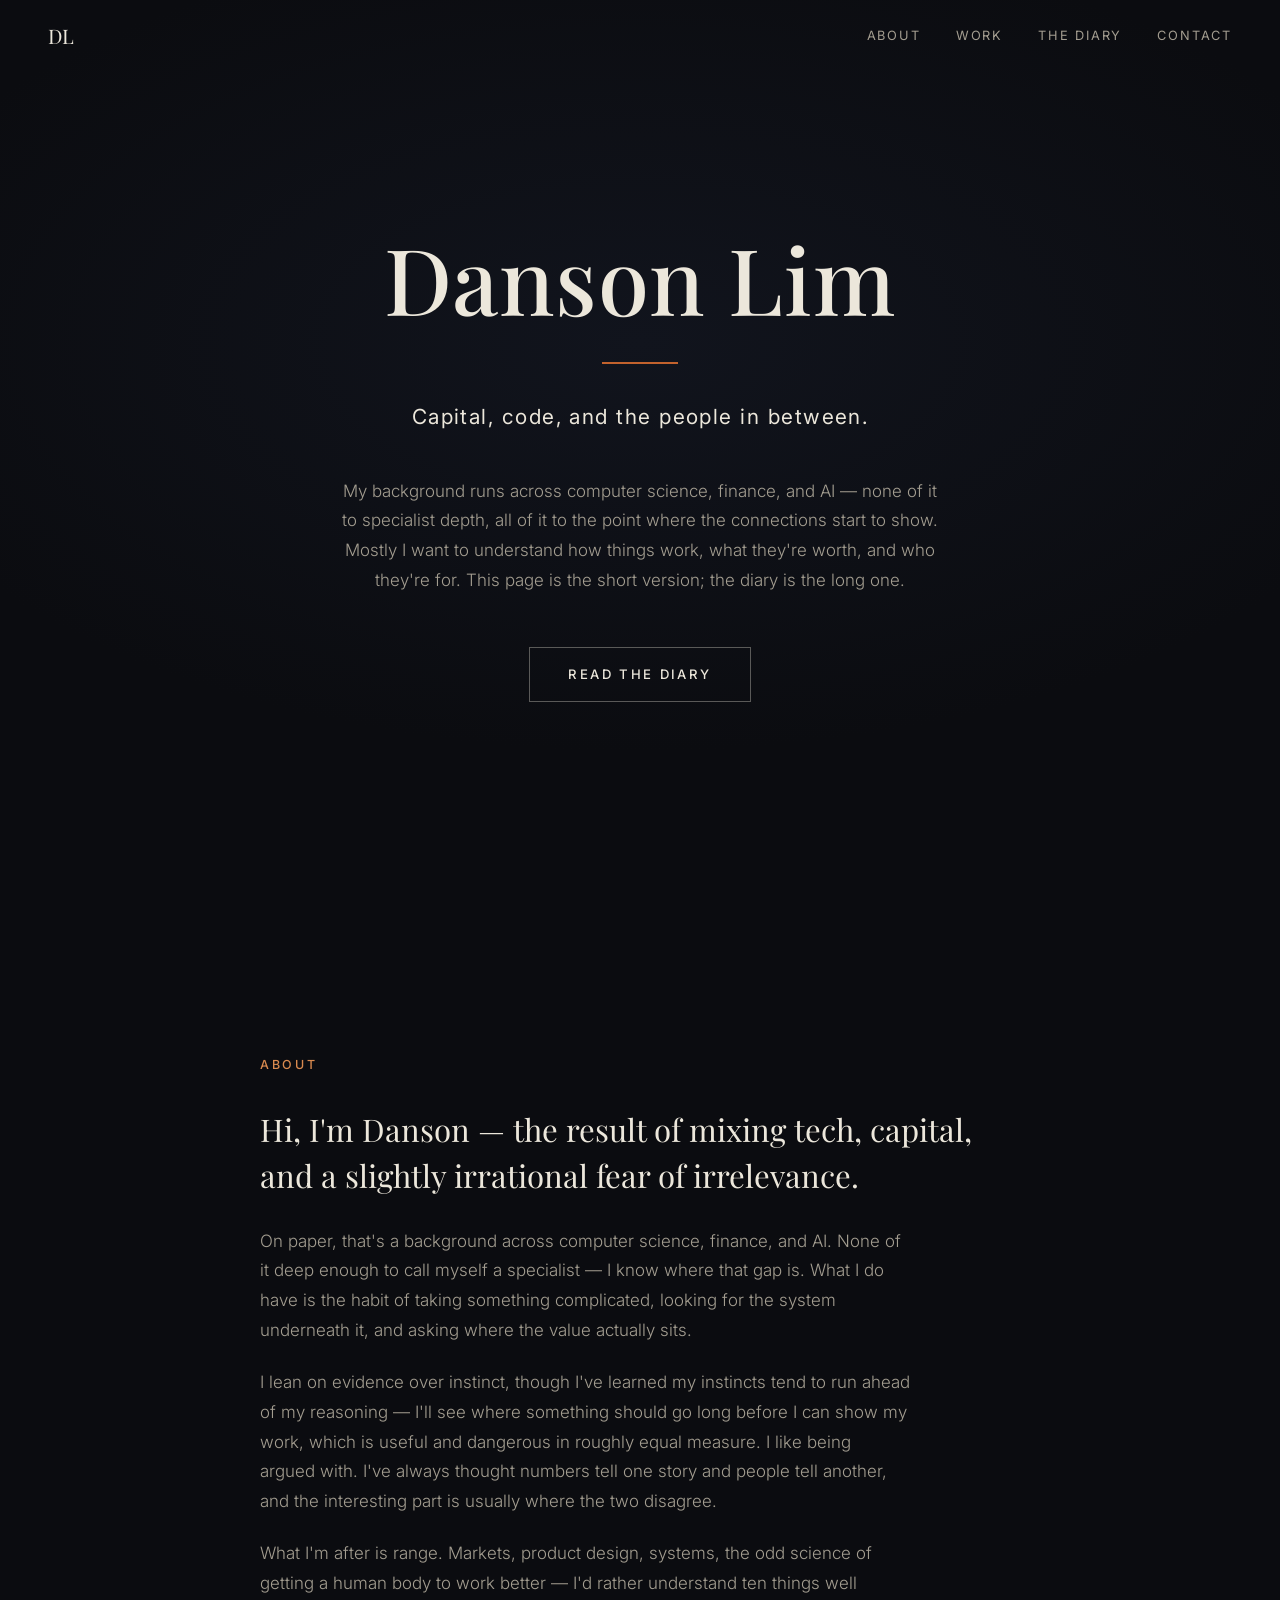
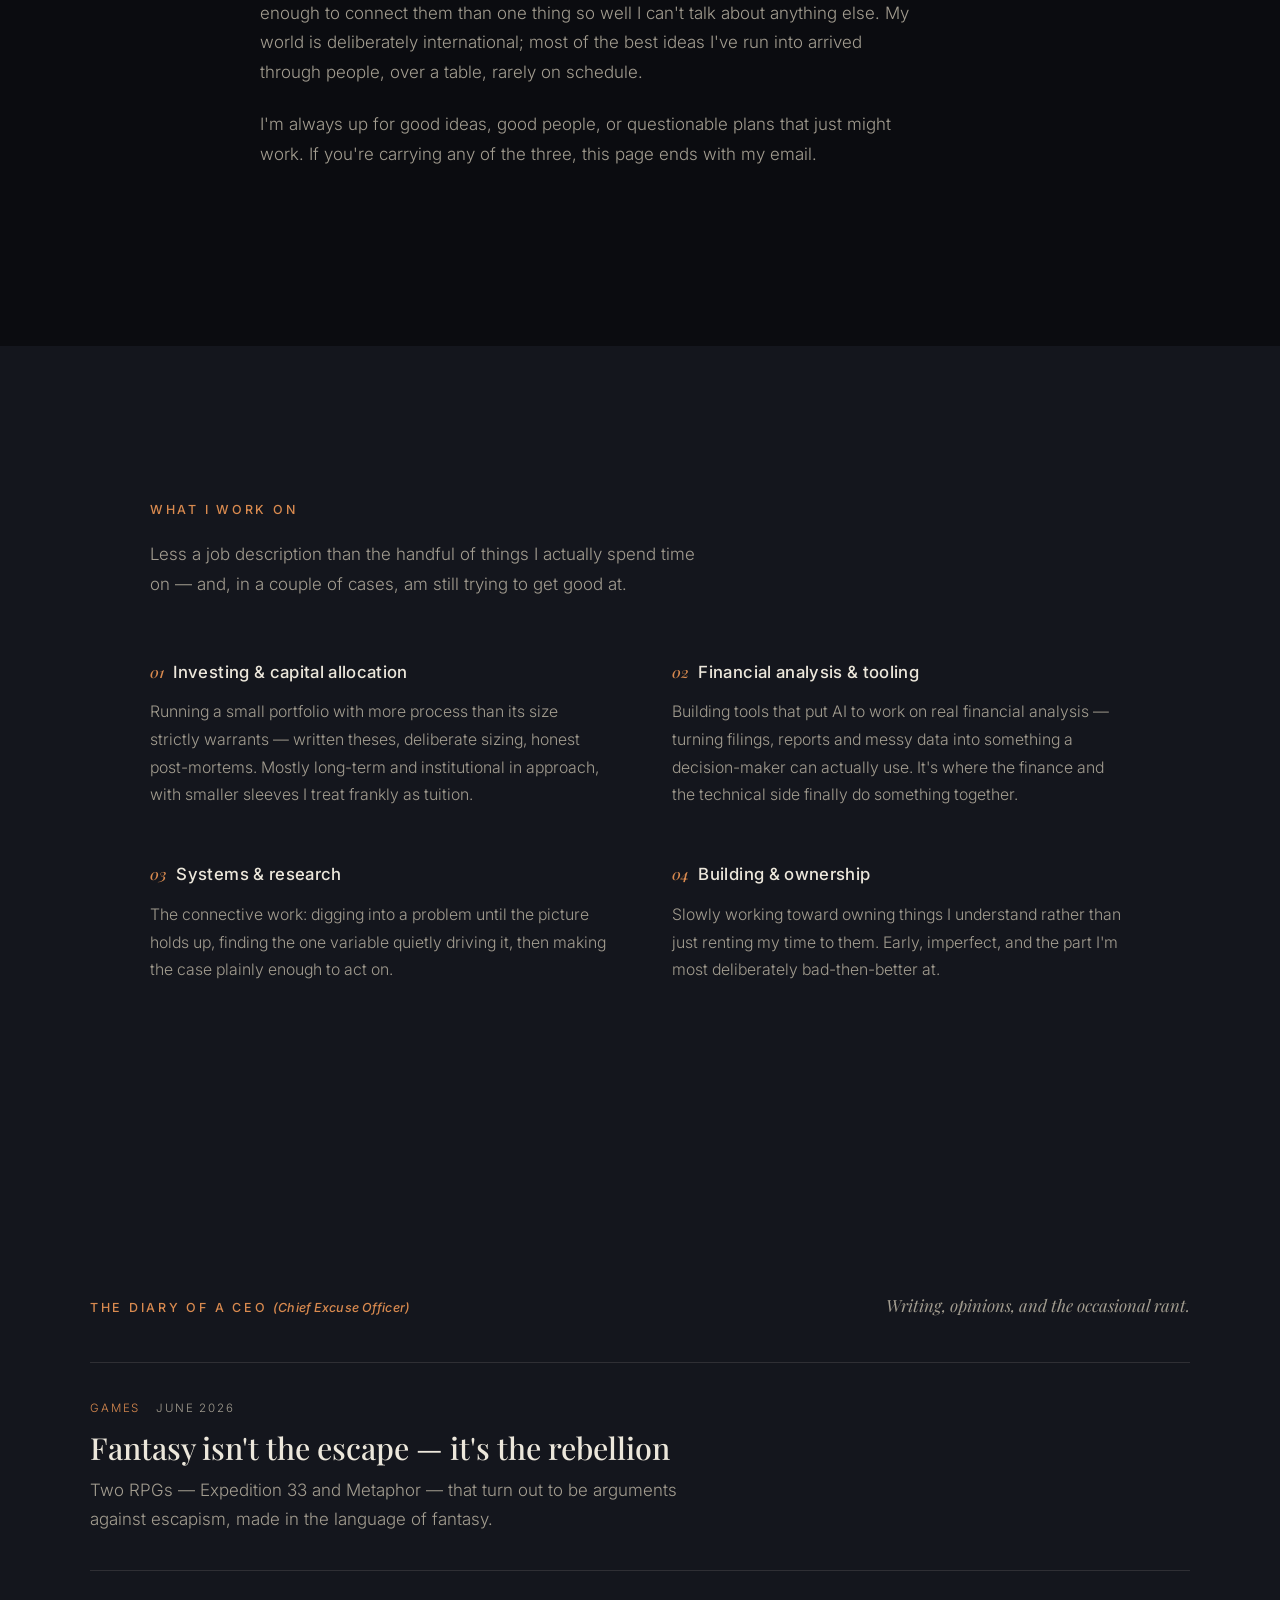
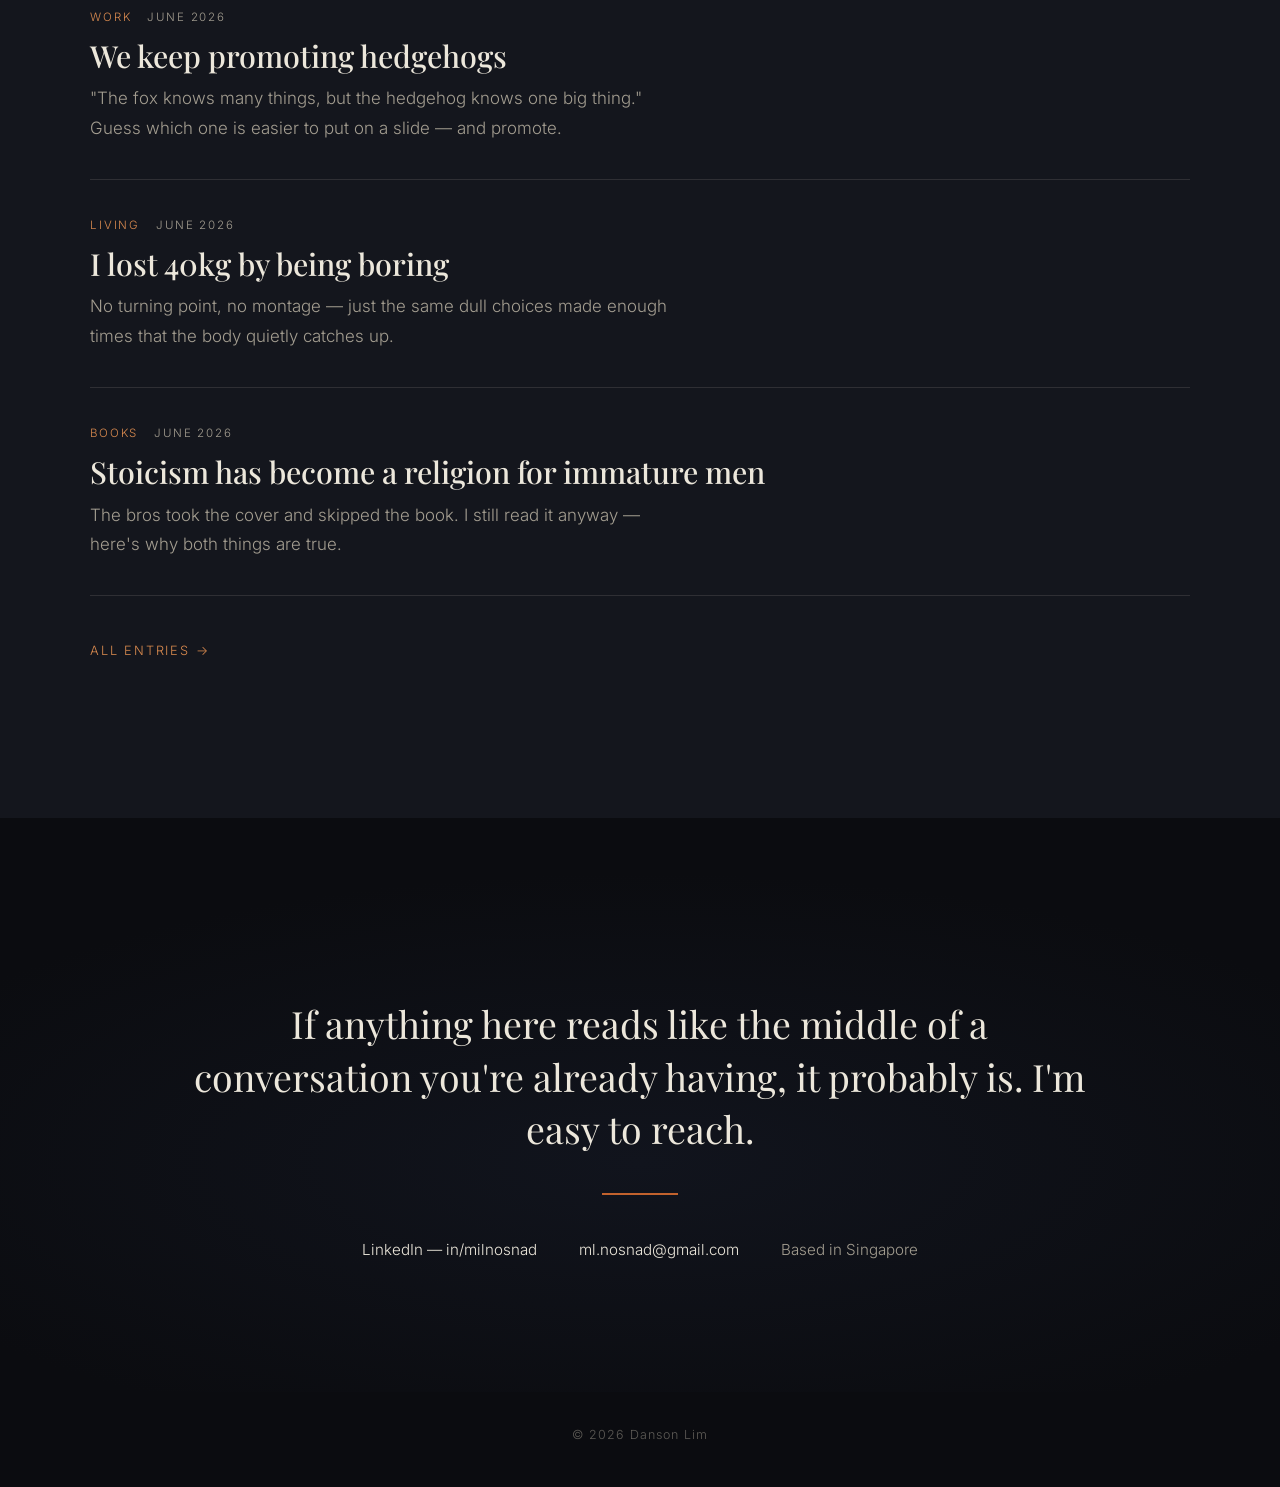
<file: index.html>
<!DOCTYPE html>
<html lang="en">
<head>
  <meta charset="UTF-8">
  <meta name="viewport" content="width=device-width, initial-scale=1.0">
  <title>Danson Lim — Capital, code, and the people in between.</title>
  <meta name="description" content="Danson Lim — capital, code, and the people in between. A personal page, and a diary of things I'm thinking about.">
  <meta property="og:title" content="Danson Lim">
  <meta property="og:description" content="Capital, code, and the people in between.">
  <meta property="og:image" content="https://milnosnad.github.io/assets/img/profile-img.jpg">
  <meta property="og:url" content="https://milnosnad.github.io/">
  <meta property="og:type" content="website">
  <link rel="icon" href="data:image/svg+xml,%3Csvg xmlns='http://www.w3.org/2000/svg' viewBox='0 0 64 64'%3E%3Crect width='64' height='64' rx='12' fill='%230b0c10'/%3E%3Ctext x='32' y='44' font-family='Georgia,serif' font-size='36' fill='%23c2622d' text-anchor='middle'%3ED%3C/text%3E%3C/svg%3E">
  <link rel="preconnect" href="https://fonts.googleapis.com">
  <link rel="preconnect" href="https://fonts.gstatic.com" crossorigin>
  <link href="https://fonts.googleapis.com/css2?family=Playfair+Display:ital,wght@0,400..900;1,400..900&family=Inter:ital,wght@0,300..700;1,300..700&display=swap" rel="stylesheet">
  <link rel="stylesheet" href="assets/site.css">
</head>

<body>
  <a class="skip-link" href="#main">Skip to content</a>

  <nav class="site-nav" id="siteNav" aria-label="Main">
    <a class="nav-mark" href="#top">DL</a>
    <button class="nav-toggle" id="navToggle" aria-expanded="false" aria-controls="navLinks" aria-label="Toggle menu">
      <span></span><span></span><span></span>
    </button>
    <ul class="nav-links" id="navLinks">
      <li><a href="#about">About</a></li>
      <li><a href="#work">Work</a></li>
      <li><a href="diary/index.html">The Diary</a></li>
      <li><a href="#contact">Contact</a></li>
    </ul>
  </nav>

  <main id="main">
    <!-- ============ HERO ============ -->
    <section class="hero" id="top">
      <h1>Danson Lim</h1>
      <hr class="hero-rule">
      <p class="hero-tagline">Capital, code, and the people in between.</p>
      <p class="hero-intro">My background runs across computer science, finance, and AI — none of it to specialist depth, all of it to the point where the connections start to show. Mostly I want to understand how things work, what they're worth, and who they're for. This page is the short version; the diary is the long one.</p>
      <a class="cta" href="diary/index.html">Read the diary</a>
    </section>

    <!-- ============ ABOUT ============ -->
    <section class="about" id="about">
      <div class="section-inner reveal">
        <p class="section-label">About</p>
        <p class="about-open">Hi, I'm Danson — the result of mixing tech, capital, and a slightly irrational fear of irrelevance.</p>
        <p>On paper, that's a background across computer science, finance, and AI. None of it deep enough to call myself a specialist — I know where that gap is. What I do have is the habit of taking something complicated, looking for the system underneath it, and asking where the value actually sits.</p>
        <p>I lean on evidence over instinct, though I've learned my instincts tend to run ahead of my reasoning — I'll see where something should go long before I can show my work, which is useful and dangerous in roughly equal measure. I like being argued with. I've always thought numbers tell one story and people tell another, and the interesting part is usually where the two disagree.</p>
        <p>What I'm after is range. Markets, product design, systems, the odd science of getting a human body to work better — I'd rather understand ten things well enough to connect them than one thing so well I can't talk about anything else. My world is deliberately international; most of the best ideas I've run into arrived through people, over a table, rarely on schedule.</p>
        <p>I'm always up for good ideas, good people, or questionable plans that just might work. If you're carrying any of the three, this page ends with my email.</p>
      </div>
    </section>

    <!-- ============ WHAT I WORK ON ============ -->
    <section class="work" id="work">
      <div class="section-inner reveal">
        <p class="section-label">What I work on</p>
        <p class="work-lead">Less a job description than the handful of things I actually spend time on — and, in a couple of cases, am still trying to get good at.</p>
        <div class="work-grid">
          <div class="work-item">
            <h3><span class="num">01</span>Investing &amp; capital allocation</h3>
            <p>Running a small portfolio with more process than its size strictly warrants — written theses, deliberate sizing, honest post-mortems. Mostly long-term and institutional in approach, with smaller sleeves I treat frankly as tuition.</p>
          </div>
          <div class="work-item">
            <h3><span class="num">02</span>Financial analysis &amp; tooling</h3>
            <p>Building tools that put AI to work on real financial analysis — turning filings, reports and messy data into something a decision-maker can actually use. It's where the finance and the technical side finally do something together.</p>
          </div>
          <div class="work-item">
            <h3><span class="num">03</span>Systems &amp; research</h3>
            <p>The connective work: digging into a problem until the picture holds up, finding the one variable quietly driving it, then making the case plainly enough to act on.</p>
          </div>
          <div class="work-item">
            <h3><span class="num">04</span>Building &amp; ownership</h3>
            <p>Slowly working toward owning things I understand rather than just renting my time to them. Early, imperfect, and the part I'm most deliberately bad-then-better at.</p>
          </div>
        </div>
      </div>
    </section>

    <!-- ============ WRITING (DIARY TEASER) ============ -->
    <section class="writing" id="writing">
      <div class="section-inner">
        <div class="writing-head reveal">
          <p class="section-label">The Diary of a CEO <span class="label-bracket">(Chief Excuse Officer)</span></p>
          <p class="writing-gloss">Writing, opinions, and the occasional rant.</p>
        </div>
        <ul class="entry-list">
          <li class="entry reveal">
            <a href="diary/expedition-33-and-metaphor.html">
              <p class="entry-meta"><span class="tag">Games</span><span>June 2026</span></p>
              <p class="entry-title">Fantasy isn't the escape — it's the rebellion</p>
              <p class="entry-dek">Two RPGs — Expedition 33 and Metaphor — that turn out to be arguments against escapism, made in the language of fantasy.</p>
            </a>
          </li>
          <li class="entry reveal">
            <a href="diary/we-keep-promoting-hedgehogs.html">
              <p class="entry-meta"><span class="tag">Work</span><span>June 2026</span></p>
              <p class="entry-title">We keep promoting hedgehogs</p>
              <p class="entry-dek">"The fox knows many things, but the hedgehog knows one big thing." Guess which one is easier to put on a slide — and promote.</p>
            </a>
          </li>
          <li class="entry reveal">
            <a href="diary/lost-40kg-by-being-boring.html">
              <p class="entry-meta"><span class="tag">Living</span><span>June 2026</span></p>
              <p class="entry-title">I lost 40kg by being boring</p>
              <p class="entry-dek">No turning point, no montage — just the same dull choices made enough times that the body quietly catches up.</p>
            </a>
          </li>
          <li class="entry reveal">
            <a href="diary/stoicism-religion-for-immature-men.html">
              <p class="entry-meta"><span class="tag">Books</span><span>June 2026</span></p>
              <p class="entry-title">Stoicism has become a religion for immature men</p>
              <p class="entry-dek">The bros took the cover and skipped the book. I still read it anyway — here's why both things are true.</p>
            </a>
          </li>
        </ul>
        <p class="reveal" style="margin-top:2.4rem;"><a class="writing-all" href="diary/index.html">All entries →</a></p>
      </div>
    </section>

    <!-- ============ CONTACT ============ -->
    <section class="contact" id="contact">
      <p class="contact-invite reveal">If anything here reads like the middle of a conversation you're already having, it probably is. I'm easy to reach.</p>
      <hr class="contact-rule reveal">
      <ul class="contact-details reveal">
        <li><a href="https://www.linkedin.com/in/milnosnad" rel="noopener">LinkedIn — in/milnosnad</a></li>
        <li><a href="mailto:ml.nosnad@gmail.com">ml.nosnad@gmail.com</a></li>
        <li>Based in Singapore</li>
      </ul>
    </section>
  </main>

  <footer>© 2026 Danson Lim</footer>

  <script>
    (function () {
      var nav = document.getElementById('siteNav');
      var toggle = document.getElementById('navToggle');
      var links = document.getElementById('navLinks');

      function onScroll() { nav.classList.toggle('is-scrolled', window.scrollY > 40); }
      window.addEventListener('scroll', onScroll, { passive: true });
      onScroll();

      toggle.addEventListener('click', function () {
        var open = nav.classList.toggle('is-open');
        toggle.setAttribute('aria-expanded', open ? 'true' : 'false');
        document.body.style.overflow = open ? 'hidden' : '';
      });
      links.addEventListener('click', function (e) {
        if (e.target.tagName === 'A' && nav.classList.contains('is-open')) {
          nav.classList.remove('is-open');
          toggle.setAttribute('aria-expanded', 'false');
          document.body.style.overflow = '';
        }
      });

      var revealEls = document.querySelectorAll('.reveal');
      if ('IntersectionObserver' in window && !window.matchMedia('(prefers-reduced-motion: reduce)').matches) {
        var observer = new IntersectionObserver(function (entries) {
          entries.forEach(function (entry) {
            if (entry.isIntersecting) { entry.target.classList.add('is-visible'); observer.unobserve(entry.target); }
          });
        }, { threshold: 0.15, rootMargin: '0px 0px -8% 0px' });
        revealEls.forEach(function (el) { observer.observe(el); });
      } else {
        revealEls.forEach(function (el) { el.classList.add('is-visible'); });
      }
    })();
  </script>
</body>
</html>
</file>
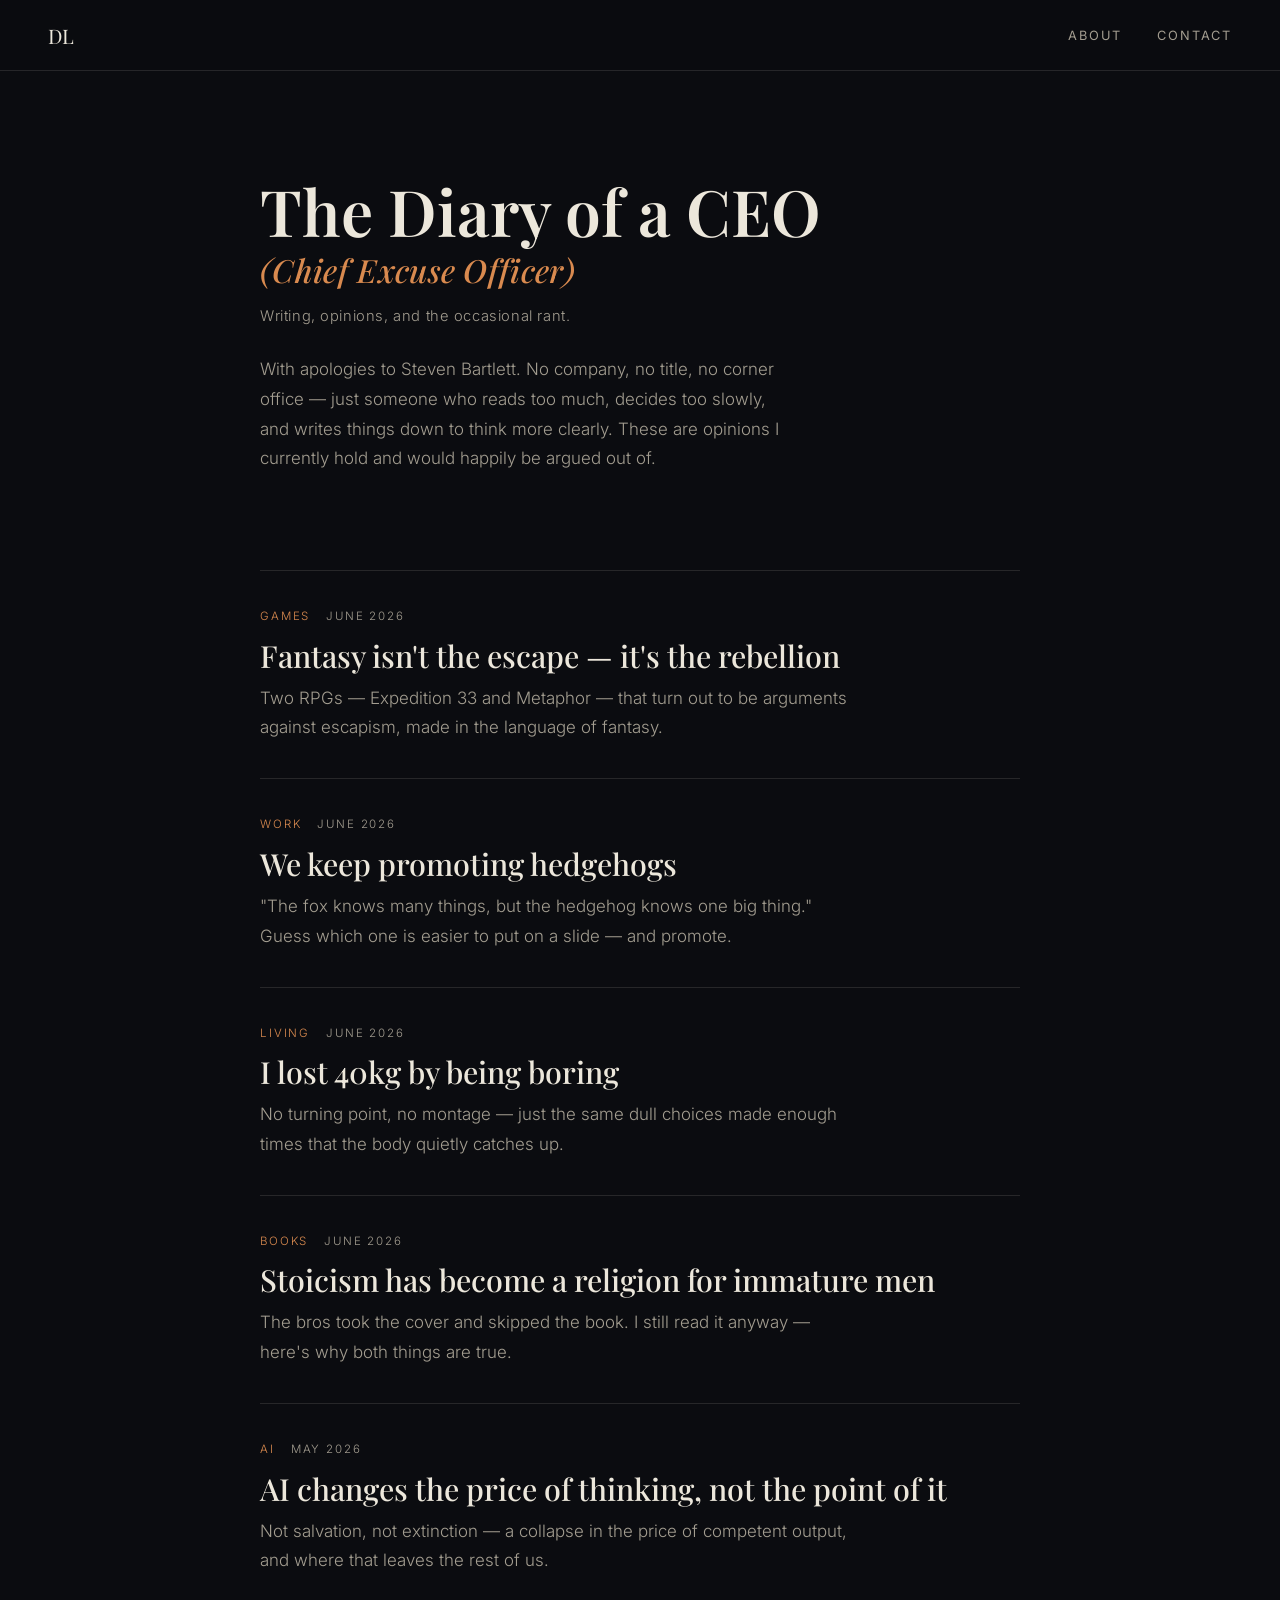
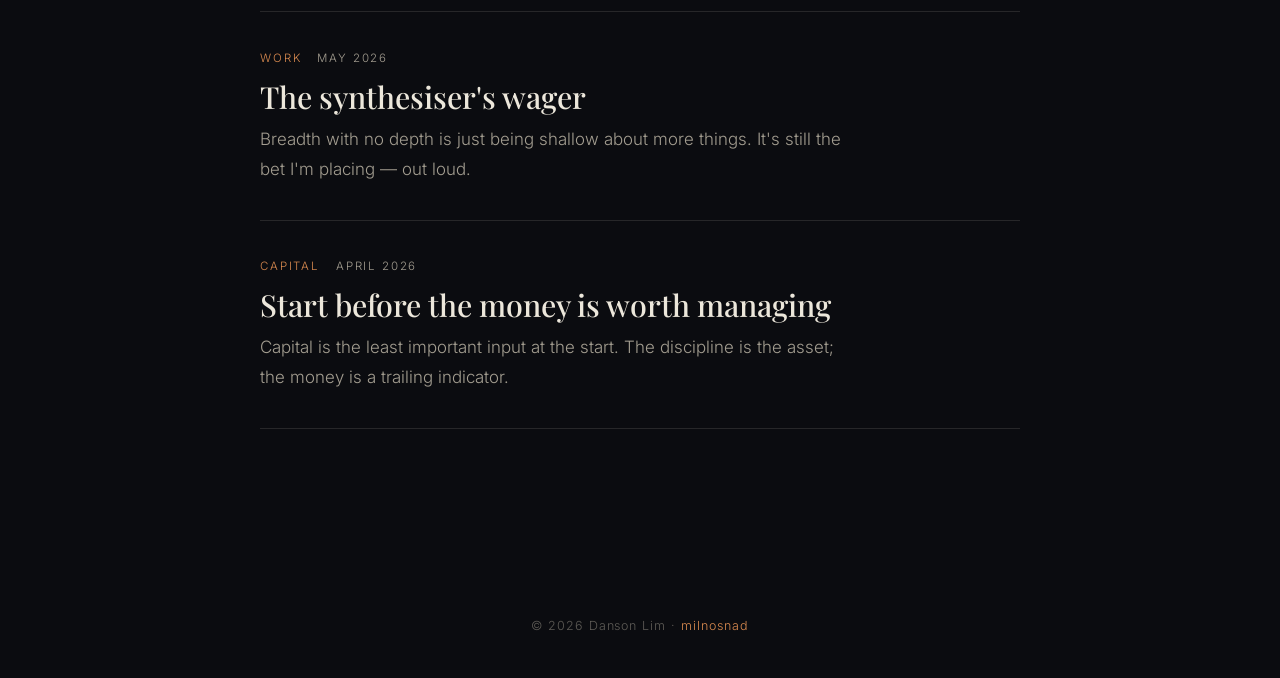
<file: diary/index.html>
<!DOCTYPE html>
<html lang="en">
<head>
  <meta charset="UTF-8">
  <meta name="viewport" content="width=device-width, initial-scale=1.0">
  <title>The Diary of a CEO — Danson Lim</title>
  <meta name="description" content="The Diary of a CEO (Constantly Evaluating Options) — opinions, reflections and half-formed arguments by Danson Lim.">
  <meta property="og:title" content="The Diary of a CEO — Danson Lim">
  <meta property="og:description" content="Constantly Evaluating Options. Opinions I currently hold and would happily be argued out of.">
  <meta property="og:type" content="website">
  <link rel="icon" href="data:image/svg+xml,%3Csvg xmlns='http://www.w3.org/2000/svg' viewBox='0 0 64 64'%3E%3Crect width='64' height='64' rx='12' fill='%230b0c10'/%3E%3Ctext x='32' y='44' font-family='Georgia,serif' font-size='36' fill='%23c2622d' text-anchor='middle'%3ED%3C/text%3E%3C/svg%3E">
  <link rel="preconnect" href="https://fonts.googleapis.com">
  <link rel="preconnect" href="https://fonts.gstatic.com" crossorigin>
  <link href="https://fonts.googleapis.com/css2?family=Playfair+Display:ital,wght@0,400..900;1,400..900&family=Inter:ital,wght@0,300..700;1,300..700&display=swap" rel="stylesheet">
  <link rel="stylesheet" href="../assets/site.css">
</head>

<body>
  <a class="skip-link" href="#main">Skip to content</a>

  <nav class="site-nav nav-solid" id="siteNav" aria-label="Main">
    <a class="nav-mark" href="../index.html">DL</a>
    <button class="nav-toggle" id="navToggle" aria-expanded="false" aria-controls="navLinks" aria-label="Toggle menu">
      <span></span><span></span><span></span>
    </button>
    <ul class="nav-links" id="navLinks">
      <li><a href="../index.html#about">About</a></li>
      <li><a href="../index.html#contact">Contact</a></li>
    </ul>
  </nav>

  <main id="main">
    <section class="diary-hero">
      <div class="section-inner">
        <h1 class="diary-title">The Diary of a CEO <span class="diary-bracket">(Chief Excuse Officer)</span></h1>
        <p class="diary-expand">Writing, opinions, and the occasional rant.</p>
        <p class="diary-intro">With apologies to Steven Bartlett. No company, no title, no corner office — just someone who reads too much, decides too slowly, and writes things down to think more clearly. These are opinions I currently hold and would happily be argued out of.</p>
      </div>
    </section>

    <section class="diary-list-section">
      <div class="section-inner">
        <ul class="entry-list">
          <li class="entry reveal">
            <a href="expedition-33-and-metaphor.html">
              <p class="entry-meta"><span class="tag">Games</span><span>June 2026</span></p>
              <p class="entry-title">Fantasy isn't the escape — it's the rebellion</p>
              <p class="entry-dek">Two RPGs — Expedition 33 and Metaphor — that turn out to be arguments against escapism, made in the language of fantasy.</p>
            </a>
          </li>
          <li class="entry reveal">
            <a href="we-keep-promoting-hedgehogs.html">
              <p class="entry-meta"><span class="tag">Work</span><span>June 2026</span></p>
              <p class="entry-title">We keep promoting hedgehogs</p>
              <p class="entry-dek">"The fox knows many things, but the hedgehog knows one big thing." Guess which one is easier to put on a slide — and promote.</p>
            </a>
          </li>
          <li class="entry reveal">
            <a href="lost-40kg-by-being-boring.html">
              <p class="entry-meta"><span class="tag">Living</span><span>June 2026</span></p>
              <p class="entry-title">I lost 40kg by being boring</p>
              <p class="entry-dek">No turning point, no montage — just the same dull choices made enough times that the body quietly catches up.</p>
            </a>
          </li>
          <li class="entry reveal">
            <a href="stoicism-religion-for-immature-men.html">
              <p class="entry-meta"><span class="tag">Books</span><span>June 2026</span></p>
              <p class="entry-title">Stoicism has become a religion for immature men</p>
              <p class="entry-dek">The bros took the cover and skipped the book. I still read it anyway — here's why both things are true.</p>
            </a>
          </li>
          <li class="entry reveal">
            <a href="ai-price-of-thinking.html">
              <p class="entry-meta"><span class="tag">AI</span><span>May 2026</span></p>
              <p class="entry-title">AI changes the price of thinking, not the point of it</p>
              <p class="entry-dek">Not salvation, not extinction — a collapse in the price of competent output, and where that leaves the rest of us.</p>
            </a>
          </li>
          <li class="entry reveal">
            <a href="the-synthesisers-wager.html">
              <p class="entry-meta"><span class="tag">Work</span><span>May 2026</span></p>
              <p class="entry-title">The synthesiser's wager</p>
              <p class="entry-dek">Breadth with no depth is just being shallow about more things. It's still the bet I'm placing — out loud.</p>
            </a>
          </li>
          <li class="entry reveal">
            <a href="start-before-the-money.html">
              <p class="entry-meta"><span class="tag">Capital</span><span>April 2026</span></p>
              <p class="entry-title">Start before the money is worth managing</p>
              <p class="entry-dek">Capital is the least important input at the start. The discipline is the asset; the money is a trailing indicator.</p>
            </a>
          </li>
        </ul>
      </div>
    </section>
  </main>

  <footer>© 2026 Danson Lim · <a href="../index.html">milnosnad</a></footer>

  <script>
    (function () {
      var nav = document.getElementById('siteNav');
      var toggle = document.getElementById('navToggle');
      var links = document.getElementById('navLinks');
      toggle.addEventListener('click', function () {
        var open = nav.classList.toggle('is-open');
        toggle.setAttribute('aria-expanded', open ? 'true' : 'false');
        document.body.style.overflow = open ? 'hidden' : '';
      });
      links.addEventListener('click', function (e) {
        if (e.target.tagName === 'A' && nav.classList.contains('is-open')) {
          nav.classList.remove('is-open');
          toggle.setAttribute('aria-expanded', 'false');
          document.body.style.overflow = '';
        }
      });
      var revealEls = document.querySelectorAll('.reveal');
      if ('IntersectionObserver' in window && !window.matchMedia('(prefers-reduced-motion: reduce)').matches) {
        var observer = new IntersectionObserver(function (entries) {
          entries.forEach(function (entry) {
            if (entry.isIntersecting) { entry.target.classList.add('is-visible'); observer.unobserve(entry.target); }
          });
        }, { threshold: 0.12 });
        revealEls.forEach(function (el) { observer.observe(el); });
      } else {
        revealEls.forEach(function (el) { el.classList.add('is-visible'); });
      }
    })();
  </script>
</body>
</html>
</file>
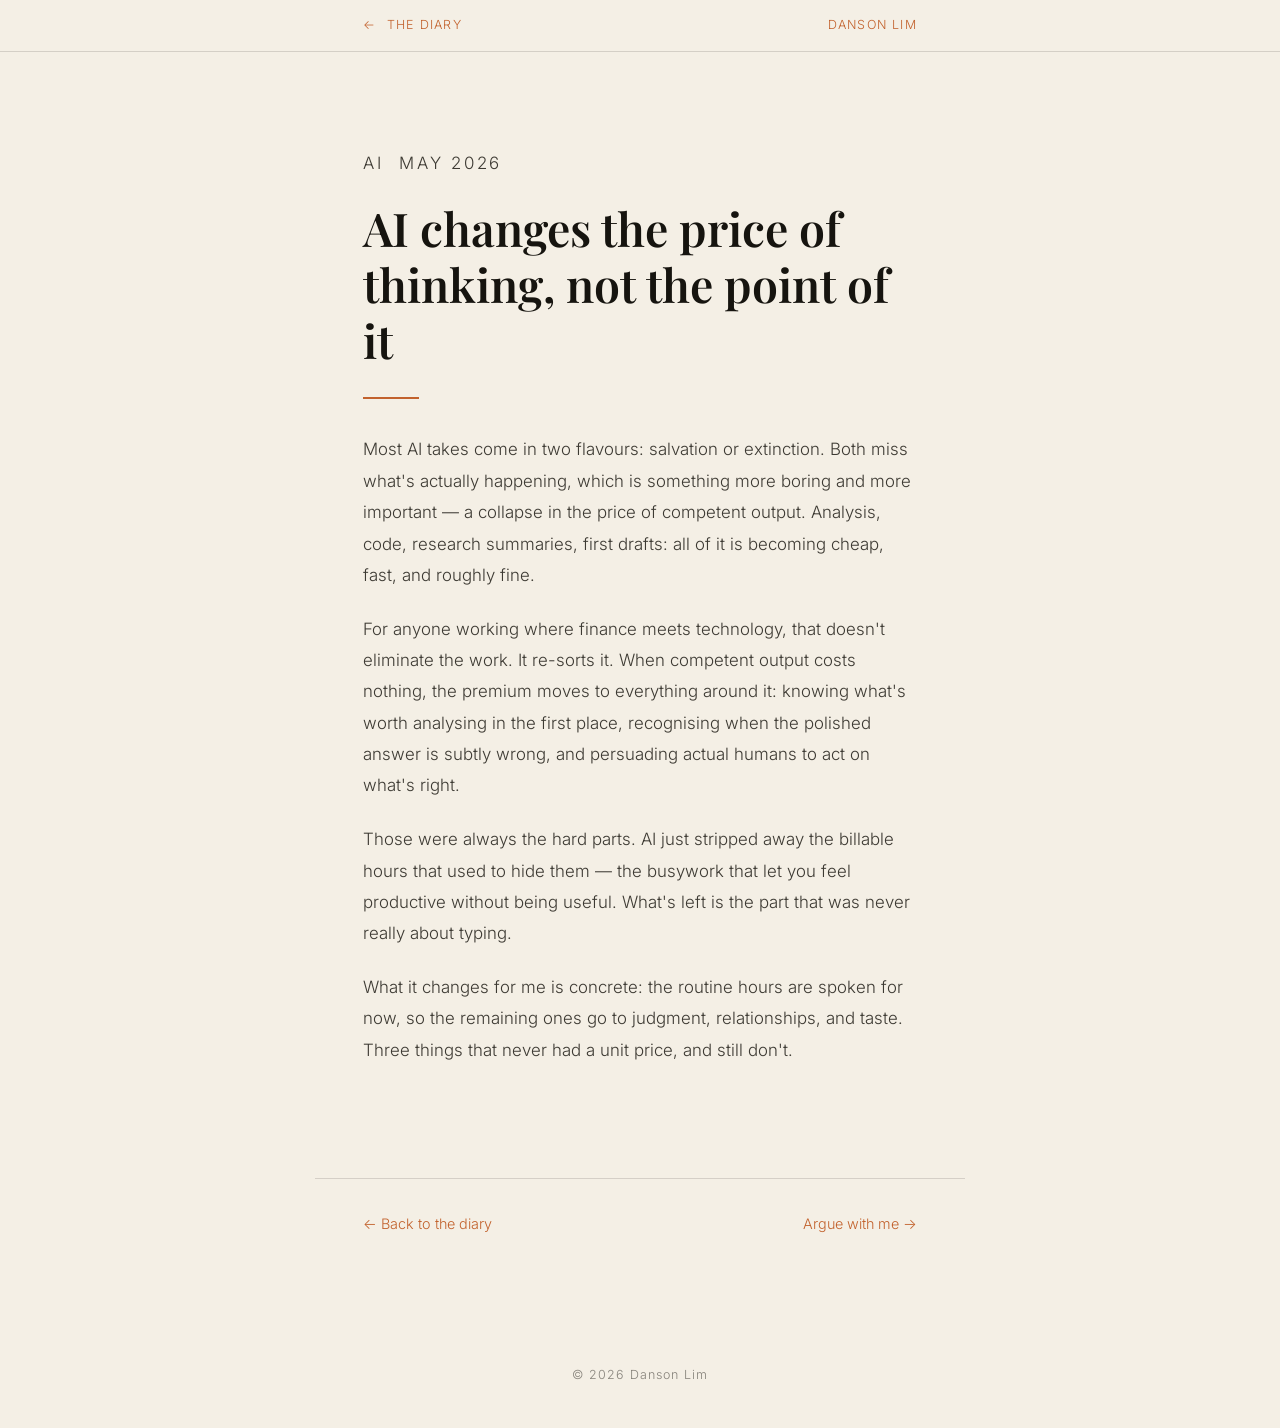
<file: diary/ai-price-of-thinking.html>
<!DOCTYPE html>
<html lang="en">
<head>
  <meta charset="UTF-8">
  <meta name="viewport" content="width=device-width, initial-scale=1.0">
  <title>AI changes the price of thinking, not the point of it — The Diary of a CEO</title>
  <meta name="description" content="Not salvation, not extinction — a collapse in the price of competent output, and where that leaves the rest of us.">
  <link rel="icon" href="data:image/svg+xml,%3Csvg xmlns='http://www.w3.org/2000/svg' viewBox='0 0 64 64'%3E%3Crect width='64' height='64' rx='12' fill='%230b0c10'/%3E%3Ctext x='32' y='44' font-family='Georgia,serif' font-size='36' fill='%23c2622d' text-anchor='middle'%3ED%3C/text%3E%3C/svg%3E">
  <link rel="preconnect" href="https://fonts.googleapis.com">
  <link rel="preconnect" href="https://fonts.gstatic.com" crossorigin>
  <link href="https://fonts.googleapis.com/css2?family=Playfair+Display:ital,wght@0,400..900;1,400..900&family=Inter:ital,wght@0,300..700;1,300..700&display=swap" rel="stylesheet">
  <link rel="stylesheet" href="../assets/site.css">
</head>

<body class="reading">
  <a class="skip-link" href="#main">Skip to content</a>

  <nav class="read-nav">
    <div class="read-nav-inner">
      <a class="read-back" href="index.html">The Diary</a>
      <a href="../index.html">Danson Lim</a>
    </div>
  </nav>

  <main id="main">
    <article class="article">
      <p class="article-meta"><span>AI</span><span class="date">May 2026</span></p>
      <h1>AI changes the price of thinking, not the point of it</h1>
      <hr class="article-rule">
      <p>Most AI takes come in two flavours: salvation or extinction. Both miss what's actually happening, which is something more boring and more important — a collapse in the price of competent output. Analysis, code, research summaries, first drafts: all of it is becoming cheap, fast, and roughly fine.</p>
      <p>For anyone working where finance meets technology, that doesn't eliminate the work. It re-sorts it. When competent output costs nothing, the premium moves to everything around it: knowing what's worth analysing in the first place, recognising when the polished answer is subtly wrong, and persuading actual humans to act on what's right.</p>
      <p>Those were always the hard parts. AI just stripped away the billable hours that used to hide them — the busywork that let you feel productive without being useful. What's left is the part that was never really about typing.</p>
      <p>What it changes for me is concrete: the routine hours are spoken for now, so the remaining ones go to judgment, relationships, and taste. Three things that never had a unit price, and still don't.</p>
    </article>

    <div class="article-foot">
      <div class="article-foot-inner">
        <a href="index.html">← Back to the diary</a>
        <a href="../index.html#contact">Argue with me →</a>
      </div>
    </div>
  </main>

  <footer>© 2026 Danson Lim</footer>
</body>
</html>
</file>
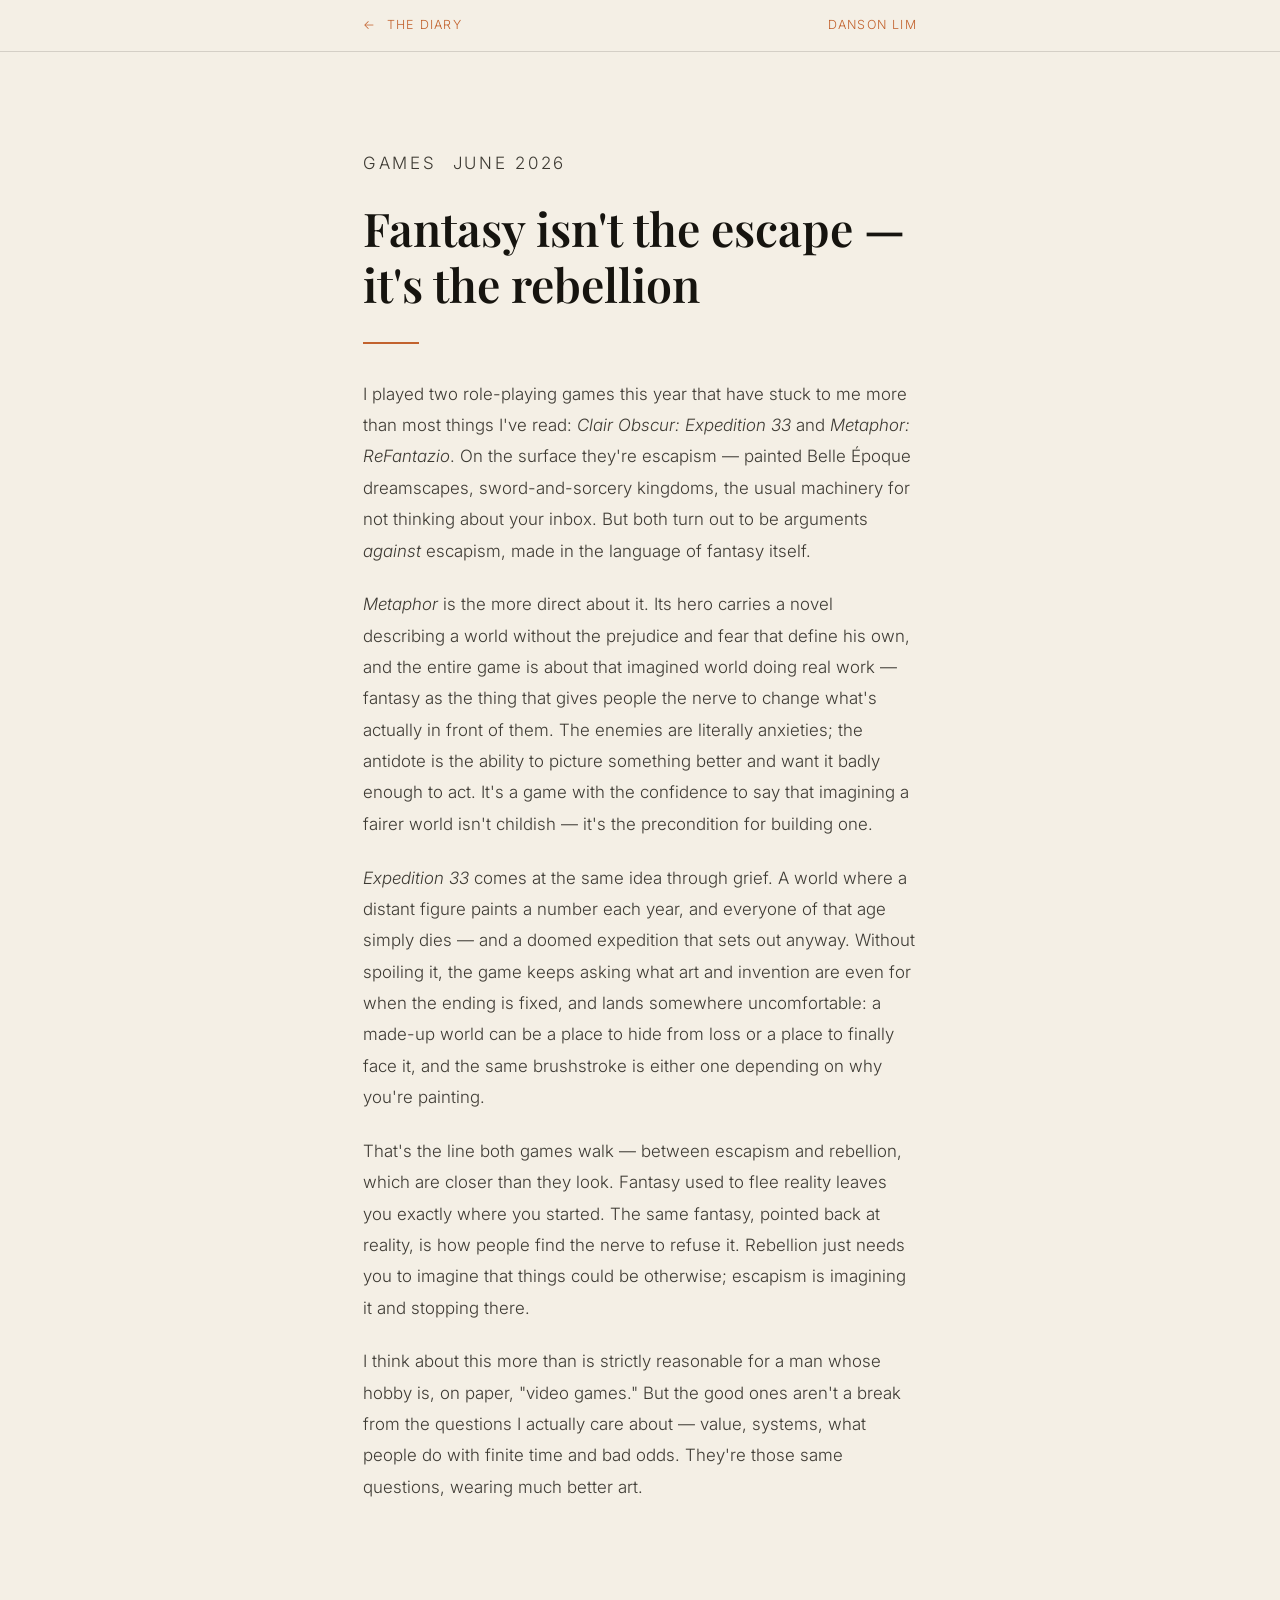
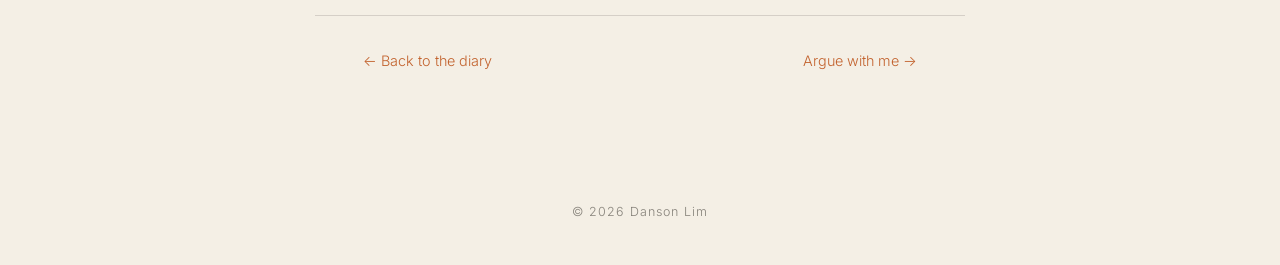
<file: diary/expedition-33-and-metaphor.html>
<!DOCTYPE html>
<html lang="en">
<head>
  <meta charset="UTF-8">
  <meta name="viewport" content="width=device-width, initial-scale=1.0">
  <title>Fantasy isn't the escape — it's the rebellion — The Diary of a CEO</title>
  <meta name="description" content="Two RPGs — Expedition 33 and Metaphor: ReFantazio — that turn out to be arguments against escapism, made in the language of fantasy.">
  <link rel="icon" href="data:image/svg+xml,%3Csvg xmlns='http://www.w3.org/2000/svg' viewBox='0 0 64 64'%3E%3Crect width='64' height='64' rx='12' fill='%230b0c10'/%3E%3Ctext x='32' y='44' font-family='Georgia,serif' font-size='36' fill='%23c2622d' text-anchor='middle'%3ED%3C/text%3E%3C/svg%3E">
  <link rel="preconnect" href="https://fonts.googleapis.com">
  <link rel="preconnect" href="https://fonts.gstatic.com" crossorigin>
  <link href="https://fonts.googleapis.com/css2?family=Playfair+Display:ital,wght@0,400..900;1,400..900&family=Inter:ital,wght@0,300..700;1,300..700&display=swap" rel="stylesheet">
  <link rel="stylesheet" href="../assets/site.css">
</head>

<body class="reading">
  <a class="skip-link" href="#main">Skip to content</a>

  <nav class="read-nav">
    <div class="read-nav-inner">
      <a class="read-back" href="index.html">The Diary</a>
      <a href="../index.html">Danson Lim</a>
    </div>
  </nav>

  <main id="main">
    <article class="article">
      <p class="article-meta"><span>Games</span><span class="date">June 2026</span></p>
      <h1>Fantasy isn't the escape — it's the rebellion</h1>
      <hr class="article-rule">
      <p>I played two role-playing games this year that have stuck to me more than most things I've read: <em>Clair Obscur: Expedition 33</em> and <em>Metaphor: ReFantazio</em>. On the surface they're escapism — painted Belle Époque dreamscapes, sword-and-sorcery kingdoms, the usual machinery for not thinking about your inbox. But both turn out to be arguments <em>against</em> escapism, made in the language of fantasy itself.</p>
      <p><em>Metaphor</em> is the more direct about it. Its hero carries a novel describing a world without the prejudice and fear that define his own, and the entire game is about that imagined world doing real work — fantasy as the thing that gives people the nerve to change what's actually in front of them. The enemies are literally anxieties; the antidote is the ability to picture something better and want it badly enough to act. It's a game with the confidence to say that imagining a fairer world isn't childish — it's the precondition for building one.</p>
      <p><em>Expedition 33</em> comes at the same idea through grief. A world where a distant figure paints a number each year, and everyone of that age simply dies — and a doomed expedition that sets out anyway. Without spoiling it, the game keeps asking what art and invention are even for when the ending is fixed, and lands somewhere uncomfortable: a made-up world can be a place to hide from loss or a place to finally face it, and the same brushstroke is either one depending on why you're painting.</p>
      <p>That's the line both games walk — between escapism and rebellion, which are closer than they look. Fantasy used to flee reality leaves you exactly where you started. The same fantasy, pointed back at reality, is how people find the nerve to refuse it. Rebellion just needs you to imagine that things could be otherwise; escapism is imagining it and stopping there.</p>
      <p>I think about this more than is strictly reasonable for a man whose hobby is, on paper, "video games." But the good ones aren't a break from the questions I actually care about — value, systems, what people do with finite time and bad odds. They're those same questions, wearing much better art.</p>
    </article>

    <div class="article-foot">
      <div class="article-foot-inner">
        <a href="index.html">← Back to the diary</a>
        <a href="../index.html#contact">Argue with me →</a>
      </div>
    </div>
  </main>

  <footer>© 2026 Danson Lim</footer>
</body>
</html>
</file>
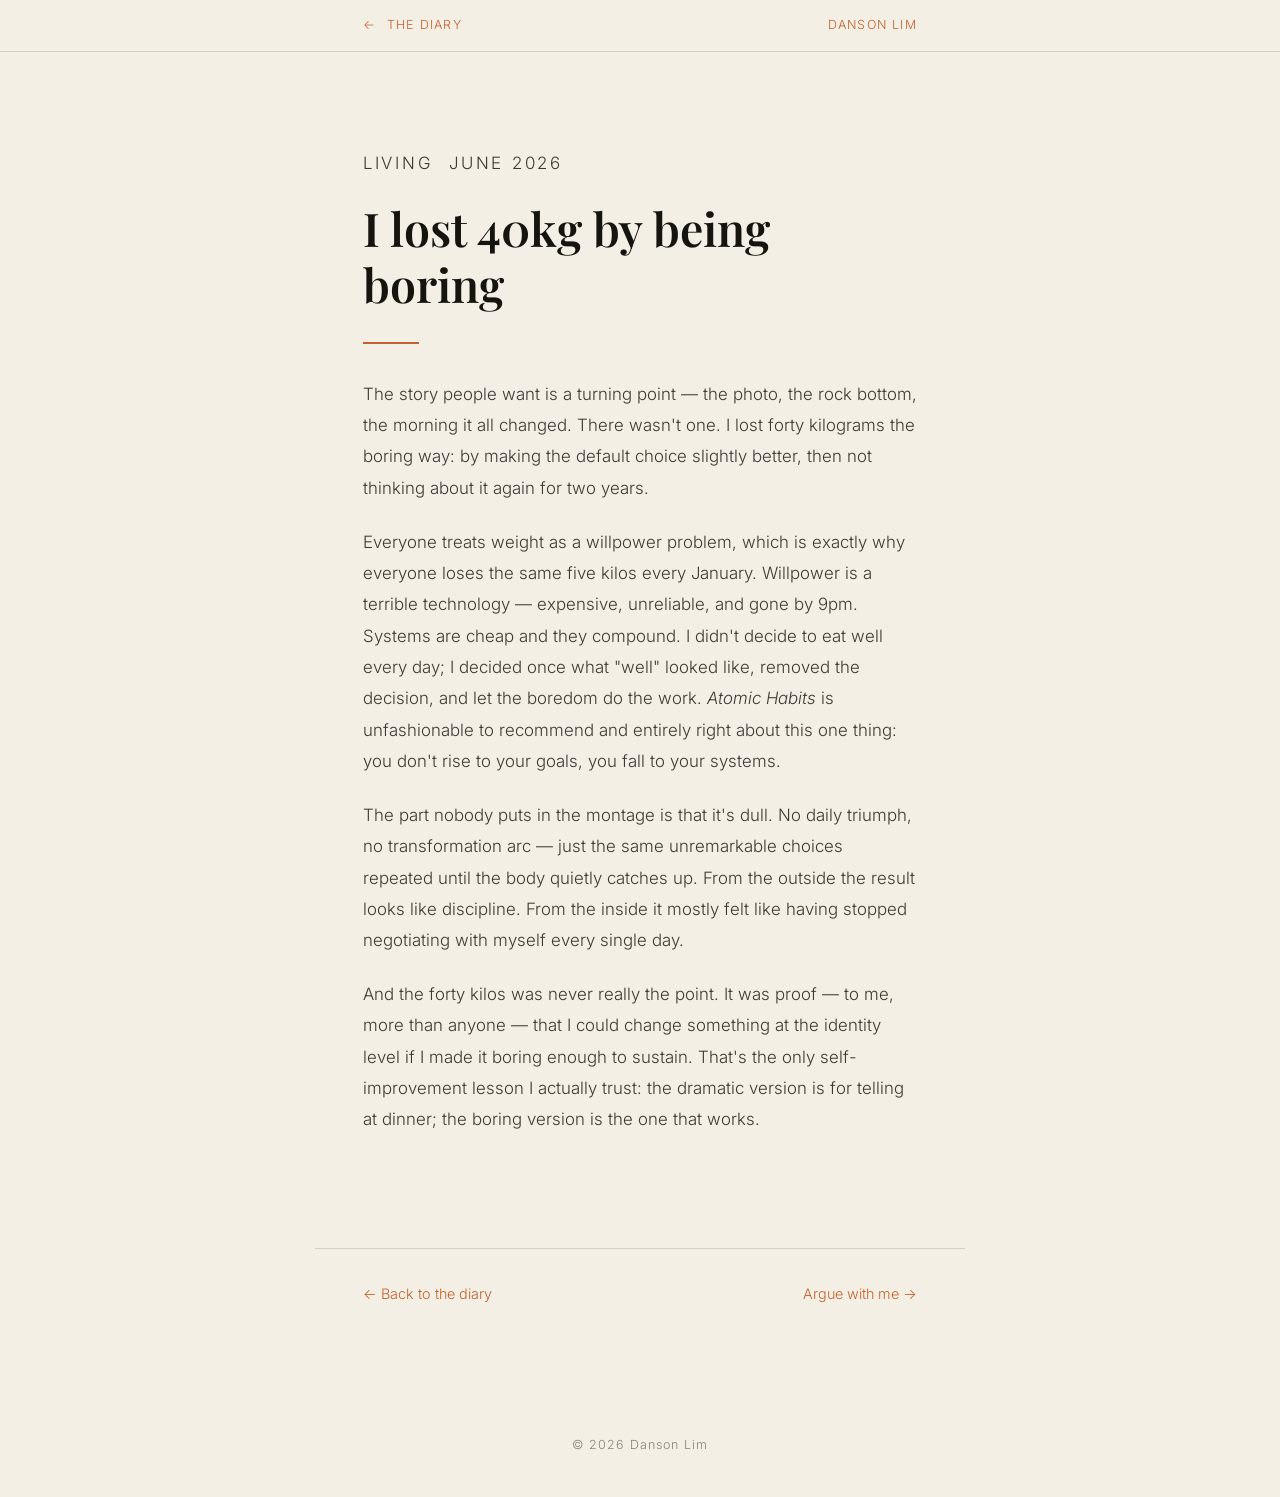
<file: diary/lost-40kg-by-being-boring.html>
<!DOCTYPE html>
<html lang="en">
<head>
  <meta charset="UTF-8">
  <meta name="viewport" content="width=device-width, initial-scale=1.0">
  <title>I lost 40kg by being boring — The Diary of a CEO</title>
  <meta name="description" content="No turning point, no montage — just the same dull choices made enough times that the body quietly catches up.">
  <link rel="icon" href="data:image/svg+xml,%3Csvg xmlns='http://www.w3.org/2000/svg' viewBox='0 0 64 64'%3E%3Crect width='64' height='64' rx='12' fill='%230b0c10'/%3E%3Ctext x='32' y='44' font-family='Georgia,serif' font-size='36' fill='%23c2622d' text-anchor='middle'%3ED%3C/text%3E%3C/svg%3E">
  <link rel="preconnect" href="https://fonts.googleapis.com">
  <link rel="preconnect" href="https://fonts.gstatic.com" crossorigin>
  <link href="https://fonts.googleapis.com/css2?family=Playfair+Display:ital,wght@0,400..900;1,400..900&family=Inter:ital,wght@0,300..700;1,300..700&display=swap" rel="stylesheet">
  <link rel="stylesheet" href="../assets/site.css">
</head>

<body class="reading">
  <a class="skip-link" href="#main">Skip to content</a>

  <nav class="read-nav">
    <div class="read-nav-inner">
      <a class="read-back" href="index.html">The Diary</a>
      <a href="../index.html">Danson Lim</a>
    </div>
  </nav>

  <main id="main">
    <article class="article">
      <p class="article-meta"><span>Living</span><span class="date">June 2026</span></p>
      <h1>I lost 40kg by being boring</h1>
      <hr class="article-rule">
      <p>The story people want is a turning point — the photo, the rock bottom, the morning it all changed. There wasn't one. I lost forty kilograms the boring way: by making the default choice slightly better, then not thinking about it again for two years.</p>
      <p>Everyone treats weight as a willpower problem, which is exactly why everyone loses the same five kilos every January. Willpower is a terrible technology — expensive, unreliable, and gone by 9pm. Systems are cheap and they compound. I didn't decide to eat well every day; I decided once what "well" looked like, removed the decision, and let the boredom do the work. <em>Atomic Habits</em> is unfashionable to recommend and entirely right about this one thing: you don't rise to your goals, you fall to your systems.</p>
      <p>The part nobody puts in the montage is that it's dull. No daily triumph, no transformation arc — just the same unremarkable choices repeated until the body quietly catches up. From the outside the result looks like discipline. From the inside it mostly felt like having stopped negotiating with myself every single day.</p>
      <p>And the forty kilos was never really the point. It was proof — to me, more than anyone — that I could change something at the identity level if I made it boring enough to sustain. That's the only self-improvement lesson I actually trust: the dramatic version is for telling at dinner; the boring version is the one that works.</p>
    </article>

    <div class="article-foot">
      <div class="article-foot-inner">
        <a href="index.html">← Back to the diary</a>
        <a href="../index.html#contact">Argue with me →</a>
      </div>
    </div>
  </main>

  <footer>© 2026 Danson Lim</footer>
</body>
</html>
</file>
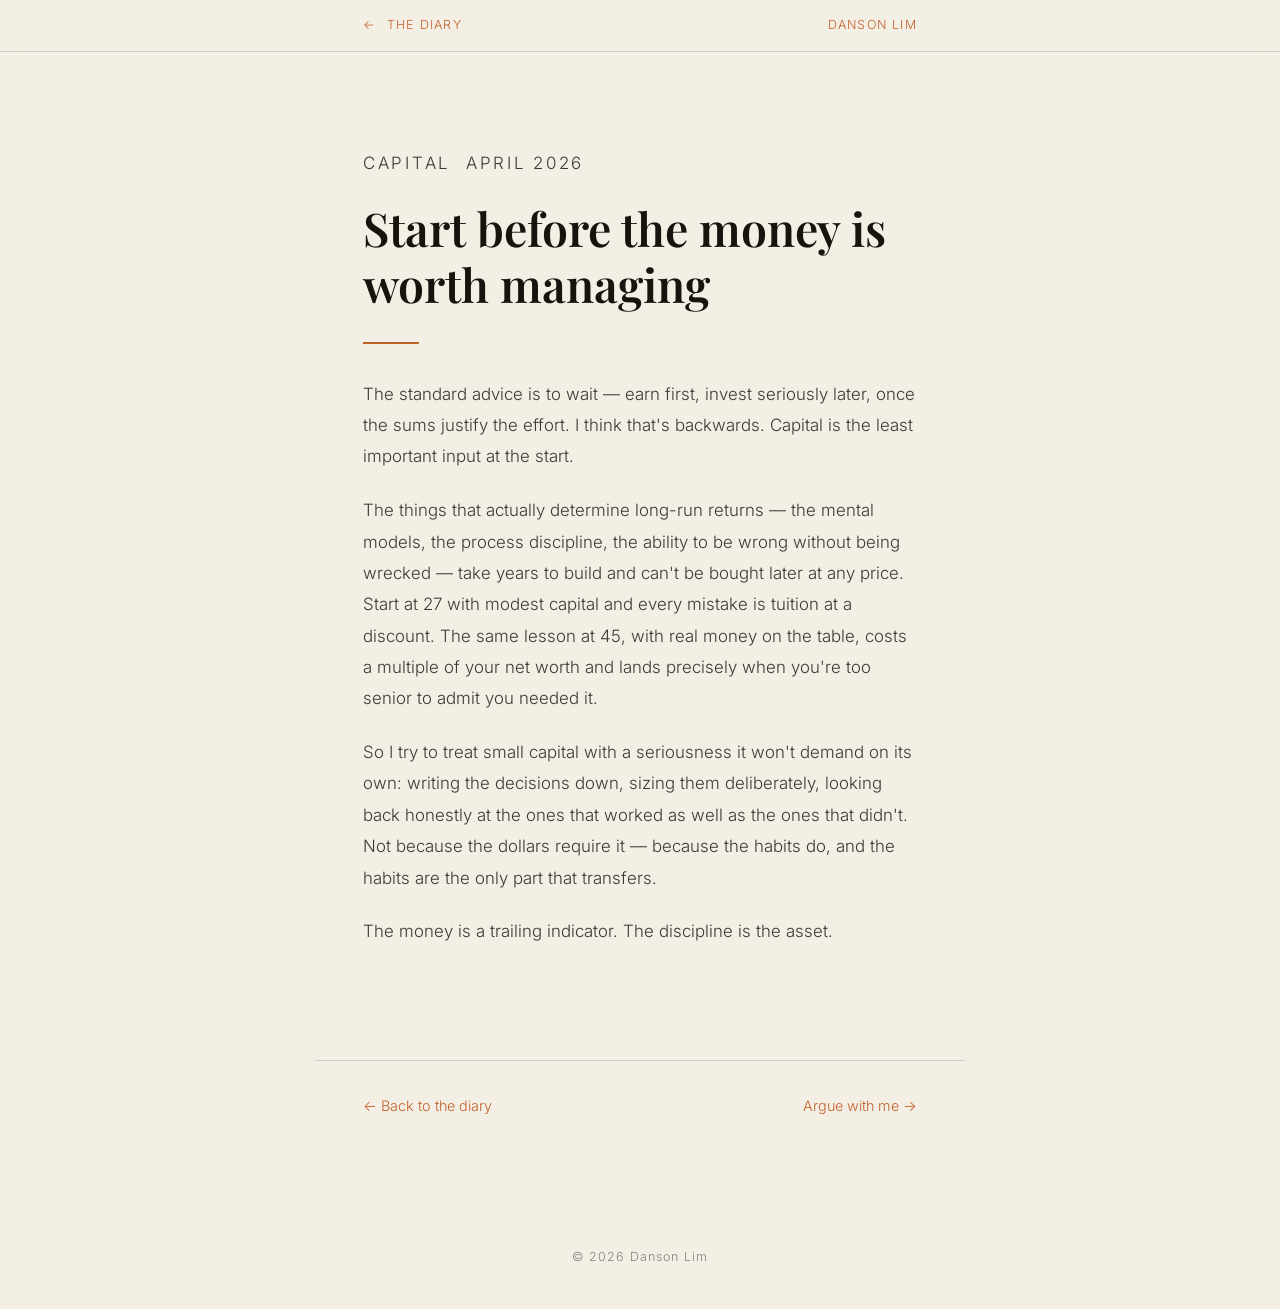
<file: diary/start-before-the-money.html>
<!DOCTYPE html>
<html lang="en">
<head>
  <meta charset="UTF-8">
  <meta name="viewport" content="width=device-width, initial-scale=1.0">
  <title>Start before the money is worth managing — The Diary of a CEO</title>
  <meta name="description" content="Capital is the least important input at the start. The discipline is the asset; the money is a trailing indicator.">
  <link rel="icon" href="data:image/svg+xml,%3Csvg xmlns='http://www.w3.org/2000/svg' viewBox='0 0 64 64'%3E%3Crect width='64' height='64' rx='12' fill='%230b0c10'/%3E%3Ctext x='32' y='44' font-family='Georgia,serif' font-size='36' fill='%23c2622d' text-anchor='middle'%3ED%3C/text%3E%3C/svg%3E">
  <link rel="preconnect" href="https://fonts.googleapis.com">
  <link rel="preconnect" href="https://fonts.gstatic.com" crossorigin>
  <link href="https://fonts.googleapis.com/css2?family=Playfair+Display:ital,wght@0,400..900;1,400..900&family=Inter:ital,wght@0,300..700;1,300..700&display=swap" rel="stylesheet">
  <link rel="stylesheet" href="../assets/site.css">
</head>

<body class="reading">
  <a class="skip-link" href="#main">Skip to content</a>

  <nav class="read-nav">
    <div class="read-nav-inner">
      <a class="read-back" href="index.html">The Diary</a>
      <a href="../index.html">Danson Lim</a>
    </div>
  </nav>

  <main id="main">
    <article class="article">
      <p class="article-meta"><span>Capital</span><span class="date">April 2026</span></p>
      <h1>Start before the money is worth managing</h1>
      <hr class="article-rule">
      <p>The standard advice is to wait — earn first, invest seriously later, once the sums justify the effort. I think that's backwards. Capital is the least important input at the start.</p>
      <p>The things that actually determine long-run returns — the mental models, the process discipline, the ability to be wrong without being wrecked — take years to build and can't be bought later at any price. Start at 27 with modest capital and every mistake is tuition at a discount. The same lesson at 45, with real money on the table, costs a multiple of your net worth and lands precisely when you're too senior to admit you needed it.</p>
      <p>So I try to treat small capital with a seriousness it won't demand on its own: writing the decisions down, sizing them deliberately, looking back honestly at the ones that worked as well as the ones that didn't. Not because the dollars require it — because the habits do, and the habits are the only part that transfers.</p>
      <p>The money is a trailing indicator. The discipline is the asset.</p>
    </article>

    <div class="article-foot">
      <div class="article-foot-inner">
        <a href="index.html">← Back to the diary</a>
        <a href="../index.html#contact">Argue with me →</a>
      </div>
    </div>
  </main>

  <footer>© 2026 Danson Lim</footer>
</body>
</html>
</file>
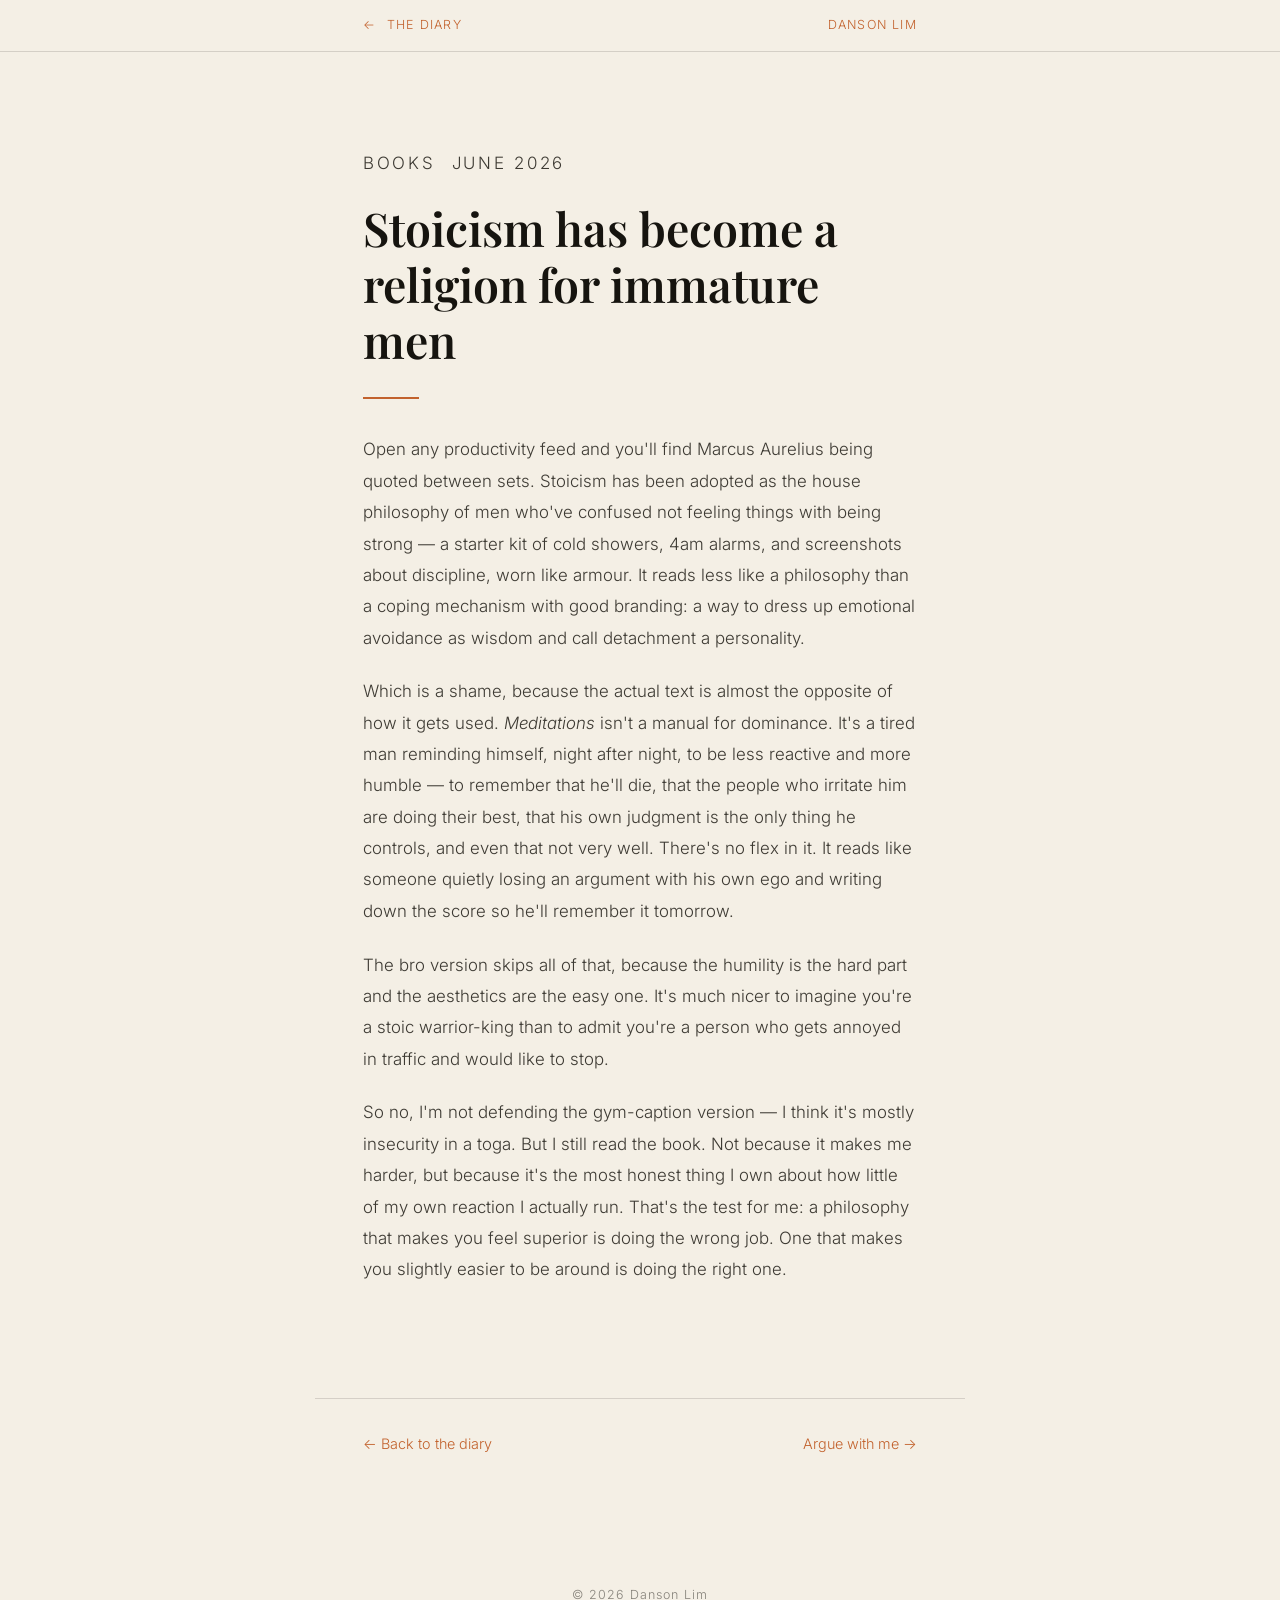
<file: diary/stoicism-religion-for-immature-men.html>
<!DOCTYPE html>
<html lang="en">
<head>
  <meta charset="UTF-8">
  <meta name="viewport" content="width=device-width, initial-scale=1.0">
  <title>Stoicism has become a religion for immature men — The Diary of a CEO</title>
  <meta name="description" content="The bros took the cover and skipped the book. I still read Meditations anyway — here's why both things are true.">
  <link rel="icon" href="data:image/svg+xml,%3Csvg xmlns='http://www.w3.org/2000/svg' viewBox='0 0 64 64'%3E%3Crect width='64' height='64' rx='12' fill='%230b0c10'/%3E%3Ctext x='32' y='44' font-family='Georgia,serif' font-size='36' fill='%23c2622d' text-anchor='middle'%3ED%3C/text%3E%3C/svg%3E">
  <link rel="preconnect" href="https://fonts.googleapis.com">
  <link rel="preconnect" href="https://fonts.gstatic.com" crossorigin>
  <link href="https://fonts.googleapis.com/css2?family=Playfair+Display:ital,wght@0,400..900;1,400..900&family=Inter:ital,wght@0,300..700;1,300..700&display=swap" rel="stylesheet">
  <link rel="stylesheet" href="../assets/site.css">
</head>

<body class="reading">
  <a class="skip-link" href="#main">Skip to content</a>

  <nav class="read-nav">
    <div class="read-nav-inner">
      <a class="read-back" href="index.html">The Diary</a>
      <a href="../index.html">Danson Lim</a>
    </div>
  </nav>

  <main id="main">
    <article class="article">
      <p class="article-meta"><span>Books</span><span class="date">June 2026</span></p>
      <h1>Stoicism has become a religion for immature men</h1>
      <hr class="article-rule">
      <p>Open any productivity feed and you'll find Marcus Aurelius being quoted between sets. Stoicism has been adopted as the house philosophy of men who've confused not feeling things with being strong — a starter kit of cold showers, 4am alarms, and screenshots about discipline, worn like armour. It reads less like a philosophy than a coping mechanism with good branding: a way to dress up emotional avoidance as wisdom and call detachment a personality.</p>
      <p>Which is a shame, because the actual text is almost the opposite of how it gets used. <em>Meditations</em> isn't a manual for dominance. It's a tired man reminding himself, night after night, to be less reactive and more humble — to remember that he'll die, that the people who irritate him are doing their best, that his own judgment is the only thing he controls, and even that not very well. There's no flex in it. It reads like someone quietly losing an argument with his own ego and writing down the score so he'll remember it tomorrow.</p>
      <p>The bro version skips all of that, because the humility is the hard part and the aesthetics are the easy one. It's much nicer to imagine you're a stoic warrior-king than to admit you're a person who gets annoyed in traffic and would like to stop.</p>
      <p>So no, I'm not defending the gym-caption version — I think it's mostly insecurity in a toga. But I still read the book. Not because it makes me harder, but because it's the most honest thing I own about how little of my own reaction I actually run. That's the test for me: a philosophy that makes you feel superior is doing the wrong job. One that makes you slightly easier to be around is doing the right one.</p>
    </article>

    <div class="article-foot">
      <div class="article-foot-inner">
        <a href="index.html">← Back to the diary</a>
        <a href="../index.html#contact">Argue with me →</a>
      </div>
    </div>
  </main>

  <footer>© 2026 Danson Lim</footer>
</body>
</html>
</file>
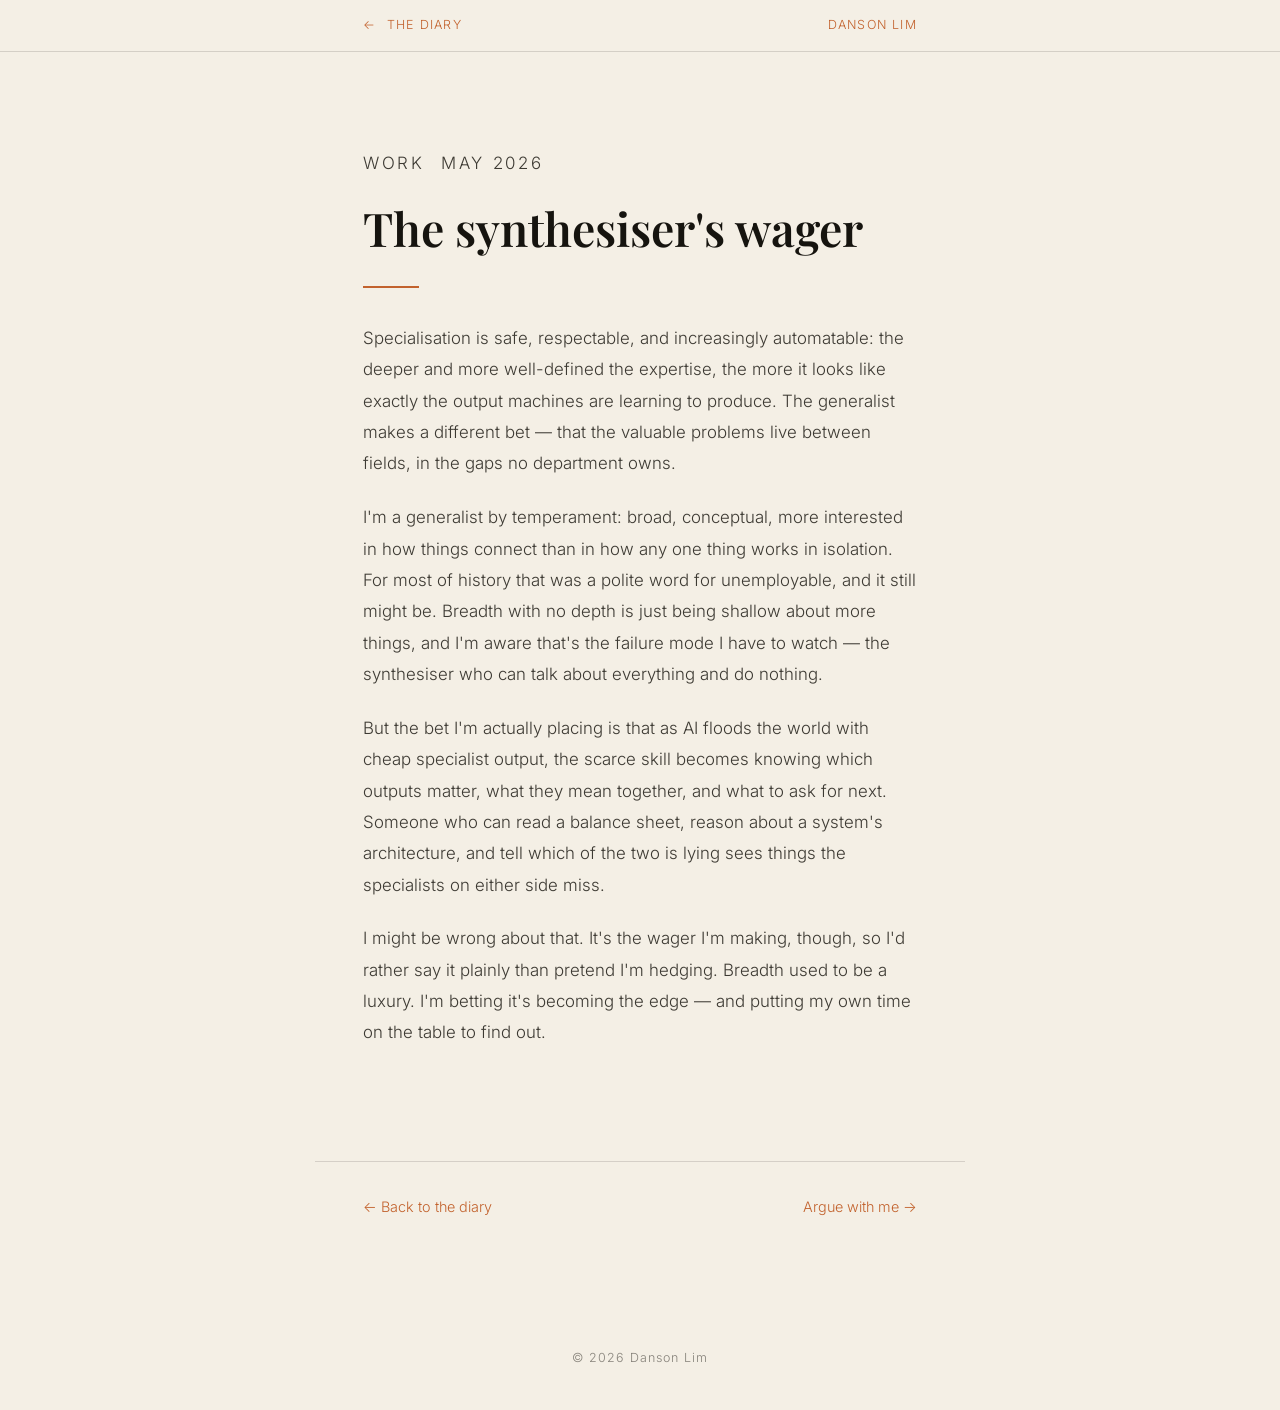
<file: diary/the-synthesisers-wager.html>
<!DOCTYPE html>
<html lang="en">
<head>
  <meta charset="UTF-8">
  <meta name="viewport" content="width=device-width, initial-scale=1.0">
  <title>The synthesiser's wager — The Diary of a CEO</title>
  <meta name="description" content="Breadth with no depth is just being shallow about more things. It's still the bet I'm placing — out loud.">
  <link rel="icon" href="data:image/svg+xml,%3Csvg xmlns='http://www.w3.org/2000/svg' viewBox='0 0 64 64'%3E%3Crect width='64' height='64' rx='12' fill='%230b0c10'/%3E%3Ctext x='32' y='44' font-family='Georgia,serif' font-size='36' fill='%23c2622d' text-anchor='middle'%3ED%3C/text%3E%3C/svg%3E">
  <link rel="preconnect" href="https://fonts.googleapis.com">
  <link rel="preconnect" href="https://fonts.gstatic.com" crossorigin>
  <link href="https://fonts.googleapis.com/css2?family=Playfair+Display:ital,wght@0,400..900;1,400..900&family=Inter:ital,wght@0,300..700;1,300..700&display=swap" rel="stylesheet">
  <link rel="stylesheet" href="../assets/site.css">
</head>

<body class="reading">
  <a class="skip-link" href="#main">Skip to content</a>

  <nav class="read-nav">
    <div class="read-nav-inner">
      <a class="read-back" href="index.html">The Diary</a>
      <a href="../index.html">Danson Lim</a>
    </div>
  </nav>

  <main id="main">
    <article class="article">
      <p class="article-meta"><span>Work</span><span class="date">May 2026</span></p>
      <h1>The synthesiser's wager</h1>
      <hr class="article-rule">
      <p>Specialisation is safe, respectable, and increasingly automatable: the deeper and more well-defined the expertise, the more it looks like exactly the output machines are learning to produce. The generalist makes a different bet — that the valuable problems live between fields, in the gaps no department owns.</p>
      <p>I'm a generalist by temperament: broad, conceptual, more interested in how things connect than in how any one thing works in isolation. For most of history that was a polite word for unemployable, and it still might be. Breadth with no depth is just being shallow about more things, and I'm aware that's the failure mode I have to watch — the synthesiser who can talk about everything and do nothing.</p>
      <p>But the bet I'm actually placing is that as AI floods the world with cheap specialist output, the scarce skill becomes knowing which outputs matter, what they mean together, and what to ask for next. Someone who can read a balance sheet, reason about a system's architecture, and tell which of the two is lying sees things the specialists on either side miss.</p>
      <p>I might be wrong about that. It's the wager I'm making, though, so I'd rather say it plainly than pretend I'm hedging. Breadth used to be a luxury. I'm betting it's becoming the edge — and putting my own time on the table to find out.</p>
    </article>

    <div class="article-foot">
      <div class="article-foot-inner">
        <a href="index.html">← Back to the diary</a>
        <a href="../index.html#contact">Argue with me →</a>
      </div>
    </div>
  </main>

  <footer>© 2026 Danson Lim</footer>
</body>
</html>
</file>
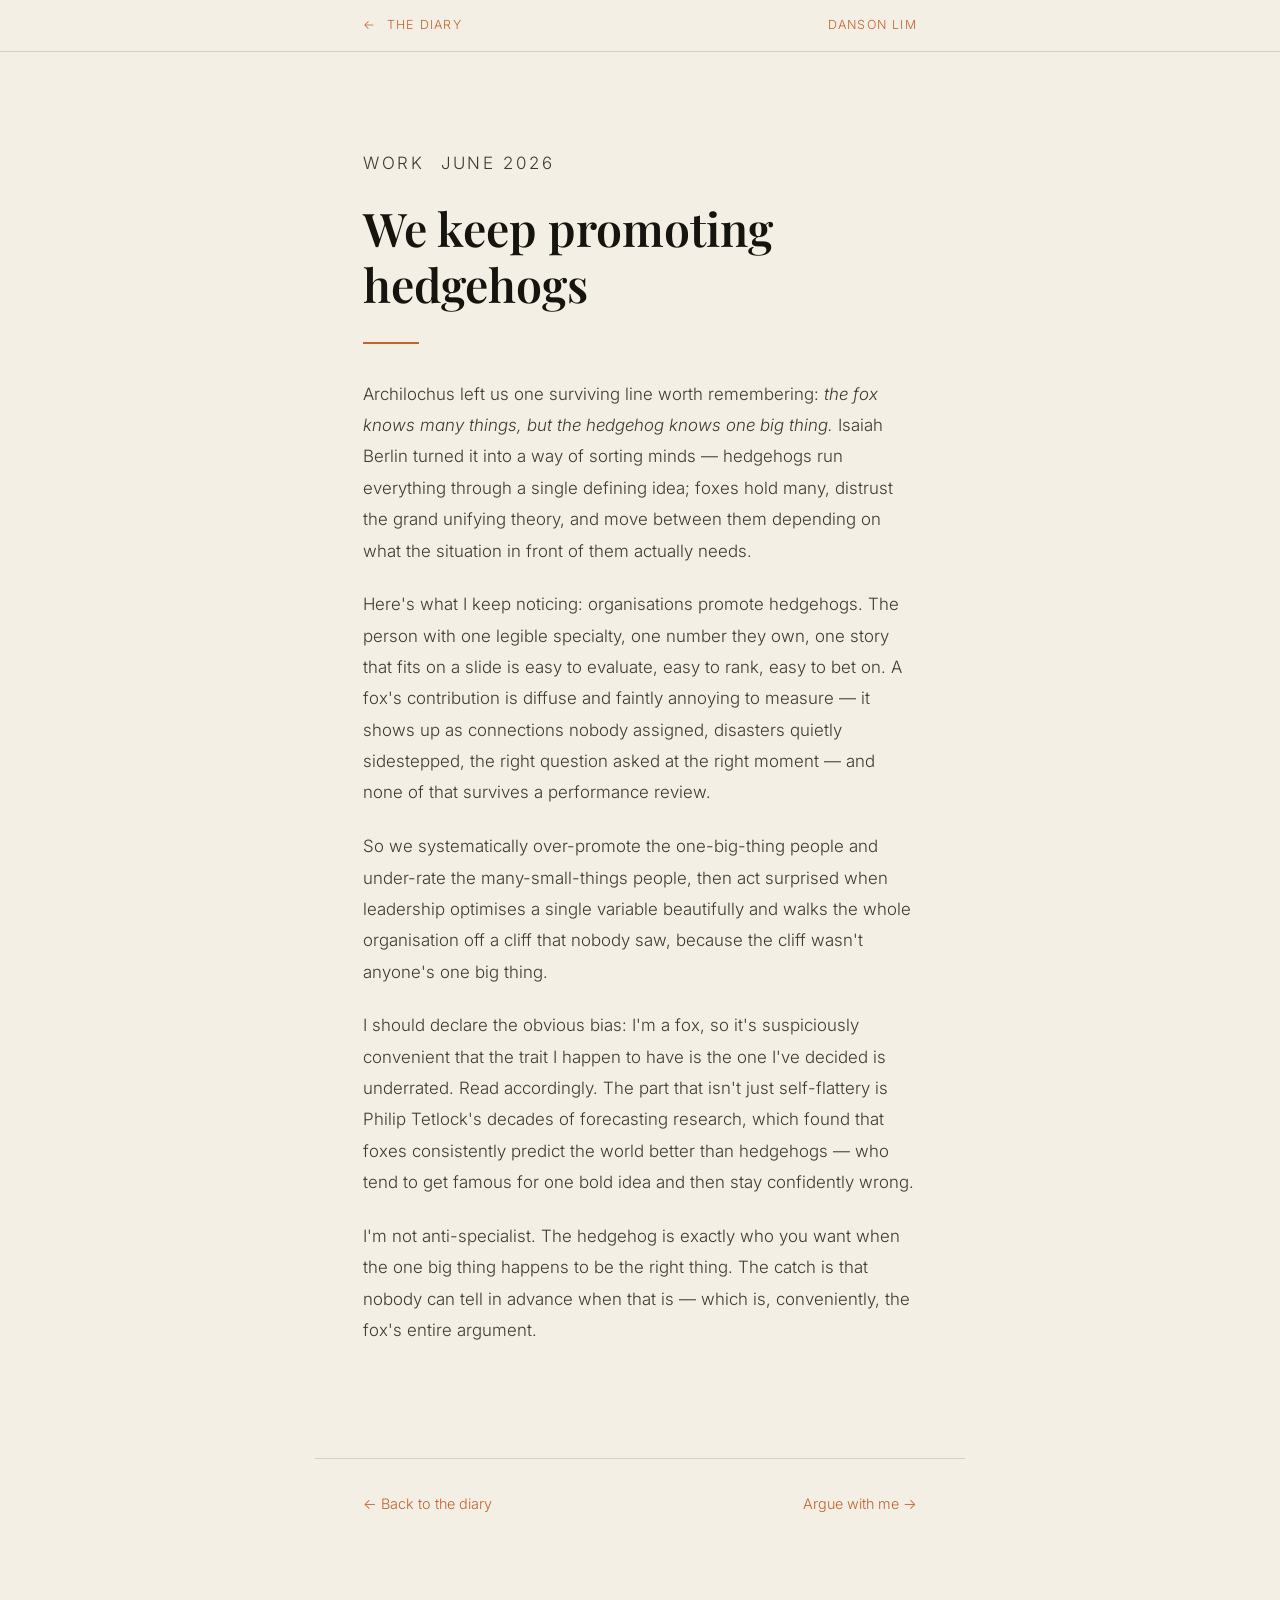
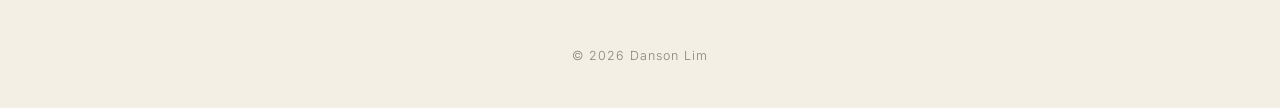
<file: diary/we-keep-promoting-hedgehogs.html>
<!DOCTYPE html>
<html lang="en">
<head>
  <meta charset="UTF-8">
  <meta name="viewport" content="width=device-width, initial-scale=1.0">
  <title>We keep promoting hedgehogs — The Diary of a CEO</title>
  <meta name="description" content="The fox knows many things, but the hedgehog knows one big thing. Guess which one is easier to put on a slide — and promote.">
  <link rel="icon" href="data:image/svg+xml,%3Csvg xmlns='http://www.w3.org/2000/svg' viewBox='0 0 64 64'%3E%3Crect width='64' height='64' rx='12' fill='%230b0c10'/%3E%3Ctext x='32' y='44' font-family='Georgia,serif' font-size='36' fill='%23c2622d' text-anchor='middle'%3ED%3C/text%3E%3C/svg%3E">
  <link rel="preconnect" href="https://fonts.googleapis.com">
  <link rel="preconnect" href="https://fonts.gstatic.com" crossorigin>
  <link href="https://fonts.googleapis.com/css2?family=Playfair+Display:ital,wght@0,400..900;1,400..900&family=Inter:ital,wght@0,300..700;1,300..700&display=swap" rel="stylesheet">
  <link rel="stylesheet" href="../assets/site.css">
</head>

<body class="reading">
  <a class="skip-link" href="#main">Skip to content</a>

  <nav class="read-nav">
    <div class="read-nav-inner">
      <a class="read-back" href="index.html">The Diary</a>
      <a href="../index.html">Danson Lim</a>
    </div>
  </nav>

  <main id="main">
    <article class="article">
      <p class="article-meta"><span>Work</span><span class="date">June 2026</span></p>
      <h1>We keep promoting hedgehogs</h1>
      <hr class="article-rule">
      <p>Archilochus left us one surviving line worth remembering: <em>the fox knows many things, but the hedgehog knows one big thing.</em> Isaiah Berlin turned it into a way of sorting minds — hedgehogs run everything through a single defining idea; foxes hold many, distrust the grand unifying theory, and move between them depending on what the situation in front of them actually needs.</p>
      <p>Here's what I keep noticing: organisations promote hedgehogs. The person with one legible specialty, one number they own, one story that fits on a slide is easy to evaluate, easy to rank, easy to bet on. A fox's contribution is diffuse and faintly annoying to measure — it shows up as connections nobody assigned, disasters quietly sidestepped, the right question asked at the right moment — and none of that survives a performance review.</p>
      <p>So we systematically over-promote the one-big-thing people and under-rate the many-small-things people, then act surprised when leadership optimises a single variable beautifully and walks the whole organisation off a cliff that nobody saw, because the cliff wasn't anyone's one big thing.</p>
      <p>I should declare the obvious bias: I'm a fox, so it's suspiciously convenient that the trait I happen to have is the one I've decided is underrated. Read accordingly. The part that isn't just self-flattery is Philip Tetlock's decades of forecasting research, which found that foxes consistently predict the world better than hedgehogs — who tend to get famous for one bold idea and then stay confidently wrong.</p>
      <p>I'm not anti-specialist. The hedgehog is exactly who you want when the one big thing happens to be the right thing. The catch is that nobody can tell in advance when that is — which is, conveniently, the fox's entire argument.</p>
    </article>

    <div class="article-foot">
      <div class="article-foot-inner">
        <a href="index.html">← Back to the diary</a>
        <a href="../index.html#contact">Argue with me →</a>
      </div>
    </div>
  </main>

  <footer>© 2026 Danson Lim</footer>
</body>
</html>
</file>
<file: assets/site.css>
/* ============================================================
   Danson Lim — shared stylesheet
   One file, no build step. Loaded by every page.
   ============================================================ */

/* ---------- Tokens ---------- */
:root {
  --bg: #0b0c10;                /* near-black, ink undertone */
  --bg-raised: #14161d;         /* one step lighter */
  --paper: #f4efe5;             /* warm ivory — reading surface */
  --ink: #16140f;               /* near-black text on paper */
  --ink-soft: #3d3a33;
  --text: #ece7db;              /* warm ivory text on dark */
  --text-muted: #a39d90;
  --accent: #c2622d;            /* burnt orange */
  --accent-bright: #d98a4f;
  --accent-ghost: rgba(194, 98, 45, 0.16);
  --hairline: rgba(236, 231, 219, 0.12);
  --hairline-ink: rgba(22, 20, 15, 0.14);
  --serif: "Playfair Display", Georgia, serif;
  --sans: "Inter", -apple-system, "Segoe UI", sans-serif;
  --measure: 65ch;
  --space-section: clamp(6rem, 12vw, 10rem);
  --pad-x: clamp(1.25rem, 5vw, 3rem);
}

/* ---------- Reset & base ---------- */
*, *::before, *::after { box-sizing: border-box; margin: 0; padding: 0; }

html { scroll-behavior: smooth; scroll-padding-top: 5rem; }

body {
  background: var(--bg);
  color: var(--text);
  font-family: var(--sans);
  font-weight: 300;
  font-size: 1.0625rem;
  line-height: 1.75;
  -webkit-font-smoothing: antialiased;
  text-rendering: optimizeLegibility;
}

img { display: block; max-width: 100%; }

a { color: var(--accent-bright); text-decoration: none; }
a:hover { text-decoration: underline; text-underline-offset: 0.2em; }

:focus-visible { outline: 2px solid var(--accent-bright); outline-offset: 3px; border-radius: 1px; }

::selection { background: var(--accent); color: var(--bg); }

.skip-link {
  position: absolute; left: -9999px; top: 0;
  background: var(--accent); color: var(--bg);
  padding: 0.6rem 1rem; z-index: 200;
}
.skip-link:focus { left: 0; }

/* ---------- Scroll reveal ---------- */
.reveal { opacity: 0; transform: translateY(26px); transition: opacity 0.7s ease, transform 0.7s ease; }
.reveal.is-visible { opacity: 1; transform: none; }

@media (prefers-reduced-motion: reduce) {
  html { scroll-behavior: auto; }
  .reveal { opacity: 1; transform: none; transition: none; }
  *, *::before, *::after { transition-duration: 0.01ms !important; animation: none !important; }
}

/* ---------- Nav ---------- */
.site-nav {
  position: fixed; top: 0; left: 0; right: 0; z-index: 100;
  display: flex; align-items: center; justify-content: space-between;
  padding: 1.1rem var(--pad-x);
  transition: box-shadow 0.35s ease;
}
.site-nav::before {
  content: ""; position: absolute; inset: 0; z-index: -1;
  background: rgba(11, 12, 16, 0.86);
  backdrop-filter: blur(12px); -webkit-backdrop-filter: blur(12px);
  opacity: 0; transition: opacity 0.35s ease;
}
.site-nav.is-scrolled { box-shadow: 0 1px 0 var(--hairline); }
.site-nav.is-scrolled::before { opacity: 1; }

/* solid nav variant for pages without a dark hero behind it */
.site-nav.nav-solid::before { opacity: 1; }
.site-nav.nav-solid { box-shadow: 0 1px 0 var(--hairline); }

.nav-mark { font-family: var(--serif); font-size: 1.25rem; color: var(--text); letter-spacing: 0.02em; }
.nav-mark:hover { text-decoration: none; color: var(--accent-bright); }

.nav-links { display: flex; gap: 2.2rem; list-style: none; }
.nav-links a {
  color: var(--text-muted); font-size: 0.8rem; font-weight: 400;
  letter-spacing: 0.14em; text-transform: uppercase;
}
.nav-links a:hover { color: var(--text); text-decoration: none; }

.nav-toggle { display: none; background: none; border: none; cursor: pointer; padding: 0.5rem; z-index: 110; }
.nav-toggle span { display: block; width: 24px; height: 1.5px; background: var(--text); margin: 6px 0; transition: transform 0.3s ease, opacity 0.3s ease; }

@media (max-width: 720px) {
  .nav-toggle { display: block; }
  .nav-links {
    position: fixed; inset: 0; flex-direction: column; align-items: center; justify-content: center;
    gap: 2.4rem; background: rgba(11, 12, 16, 0.97);
    opacity: 0; visibility: hidden; transition: opacity 0.3s ease, visibility 0.3s ease;
  }
  .nav-links a { font-size: 1rem; }
  .site-nav.is-open .nav-links { opacity: 1; visibility: visible; }
  .site-nav.is-open .nav-toggle span:nth-child(1) { transform: translateY(7.5px) rotate(45deg); }
  .site-nav.is-open .nav-toggle span:nth-child(2) { opacity: 0; }
  .site-nav.is-open .nav-toggle span:nth-child(3) { transform: translateY(-7.5px) rotate(-45deg); }
}

/* ---------- Section bones ---------- */
section { padding: var(--space-section) var(--pad-x); }
.section-inner { max-width: 1100px; margin: 0 auto; }
.section-label {
  font-size: 0.78rem; font-weight: 500; letter-spacing: 0.22em;
  text-transform: uppercase; color: var(--accent-bright); margin-bottom: 2.8rem;
}

/* ---------- Hero ---------- */
.hero {
  min-height: 100svh; display: flex; flex-direction: column;
  justify-content: center; align-items: center; text-align: center;
  background: radial-gradient(ellipse 90% 65% at 50% 38%, #11141d 0%, var(--bg) 70%);
  padding-top: 8rem; padding-bottom: 6rem;
}
.hero h1 {
  font-family: var(--serif); font-weight: 500;
  font-size: clamp(3rem, 8.5vw, 5.75rem); line-height: 1.05;
  letter-spacing: 0.01em; color: var(--text);
}
.hero-rule { width: 76px; height: 2px; background: var(--accent); border: none; margin: 2.2rem auto; }
.hero-tagline { font-size: clamp(1rem, 2.4vw, 1.3rem); font-weight: 400; letter-spacing: 0.07em; color: var(--text); margin-bottom: 2.6rem; }
.hero-intro { max-width: 36em; color: var(--text-muted); margin-bottom: 3.2rem; }

.cta {
  display: inline-block; font-size: 0.82rem; font-weight: 500;
  letter-spacing: 0.18em; text-transform: uppercase; color: var(--text);
  border: 1px solid rgba(236, 231, 219, 0.35); padding: 0.95rem 2.4rem;
  transition: border-color 0.3s ease, color 0.3s ease, background 0.3s ease;
}
.cta:hover { text-decoration: none; border-color: var(--accent); color: var(--accent-bright); }

/* ---------- About (single column, no photo) ---------- */
.about .section-inner { max-width: 760px; }
.about .section-label { margin-bottom: 2rem; }
.about-open { font-family: var(--serif); font-weight: 400; font-size: clamp(1.4rem, 3vw, 1.95rem); line-height: 1.45; color: var(--text); margin-bottom: 1.8rem; }
.about p:not(.about-open):not(.section-label) { color: var(--text-muted); margin-bottom: 1.4rem; max-width: var(--measure); }
.about p:last-child { margin-bottom: 0; }
.about strong { font-weight: 500; color: var(--text); }

/* ---------- What I work on ---------- */
.work { background: var(--bg-raised); }
.work .section-inner { max-width: 980px; }
.work .section-label { margin-bottom: 1.2rem; }
.work-lead { color: var(--text-muted); max-width: 56ch; margin-bottom: clamp(2.6rem, 5vw, 3.6rem); }
.work-grid { display: grid; grid-template-columns: repeat(2, 1fr); gap: clamp(2rem, 4vw, 3.2rem) clamp(2.5rem, 5vw, 4rem); }
.work-item h3 { font-family: var(--sans); font-size: 1.05rem; font-weight: 500; letter-spacing: 0.02em; color: var(--text); margin-bottom: 0.7rem; }
.work-item h3 .num { font-family: var(--serif); font-style: italic; color: var(--accent-bright); font-size: 0.95rem; margin-right: 0.55rem; }
.work-item p { color: var(--text-muted); font-size: 0.99rem; }
@media (max-width: 680px) { .work-grid { grid-template-columns: 1fr; } }

/* ---------- Writing teaser (home) ---------- */
.writing { background: var(--bg-raised); }
.writing-head { display: flex; align-items: baseline; justify-content: space-between; flex-wrap: wrap; gap: 1rem; margin-bottom: 2.6rem; }
.writing-head .section-label { margin-bottom: 0; }
.label-bracket { text-transform: none; letter-spacing: 0.01em; font-style: italic; font-weight: 500; color: var(--accent-bright); }
.writing-gloss { font-family: var(--serif); font-style: italic; color: var(--text-muted); font-size: 1.05rem; }
.writing-all { font-size: 0.8rem; letter-spacing: 0.14em; text-transform: uppercase; color: var(--accent-bright); }

.entry-list { list-style: none; }
.entry { padding: clamp(1.6rem, 3vw, 2.2rem) 0; border-top: 1px solid var(--hairline); }
.entry:last-child { border-bottom: 1px solid var(--hairline); }
.entry a { display: block; color: inherit; text-decoration: none; }
.entry a:hover { text-decoration: none; }
.entry a:hover .entry-title { color: var(--accent-bright); }
.entry-meta { font-size: 0.72rem; letter-spacing: 0.16em; text-transform: uppercase; color: var(--text-muted); margin-bottom: 0.7rem; display: flex; gap: 1rem; flex-wrap: wrap; }
.entry-meta .tag { color: var(--accent-bright); }
.entry-title { font-family: var(--serif); font-weight: 500; font-size: clamp(1.4rem, 3vw, 1.9rem); line-height: 1.2; color: var(--text); transition: color 0.25s ease; }
.entry-dek { color: var(--text-muted); margin-top: 0.6rem; max-width: 60ch; }

/* ---------- Diary index page ---------- */
.diary-hero { padding-top: clamp(8rem, 14vw, 11rem); padding-bottom: clamp(2rem, 4vw, 3rem); }
.diary-hero .section-inner { max-width: 760px; }
.diary-title { font-family: var(--serif); font-weight: 600; font-size: clamp(2.4rem, 6vw, 4rem); line-height: 1.08; color: var(--text); }
.diary-bracket { display: block; font-size: 0.5em; font-weight: 500; font-style: italic; color: var(--accent-bright); letter-spacing: 0.01em; margin-top: 0.5rem; }
.diary-expand { font-size: 0.92rem; letter-spacing: 0.04em; color: var(--text-muted); margin-top: 1rem; }
.diary-intro { color: var(--text-muted); margin-top: 1.6rem; max-width: 52ch; }
.diary-list-section { padding-top: clamp(2rem, 4vw, 3rem); }
.diary-list-section .section-inner { max-width: 760px; }

/* ---------- Article (reading) page ---------- */
body.reading { background: var(--paper); color: var(--ink); }
body.reading ::selection { background: var(--accent); color: var(--paper); }
body.reading a { color: var(--accent); }

.read-nav { position: sticky; top: 0; z-index: 100; background: rgba(244, 239, 229, 0.9); backdrop-filter: blur(10px); -webkit-backdrop-filter: blur(10px); border-bottom: 1px solid var(--hairline-ink); }
.read-nav-inner { max-width: var(--measure); margin: 0 auto; padding: 0.9rem var(--pad-x); display: flex; align-items: center; justify-content: space-between; }
.read-nav a { color: var(--ink-soft); font-size: 0.78rem; letter-spacing: 0.1em; text-transform: uppercase; }
.read-nav a:hover { color: var(--accent); text-decoration: none; }
.read-back::before { content: "\2190\00a0\00a0"; }

.article { max-width: var(--measure); margin: 0 auto; padding: clamp(3.5rem, 8vw, 6rem) var(--pad-x) clamp(4rem, 9vw, 7rem); }
.article-meta { font-size: 0.74rem; letter-spacing: 0.16em; text-transform: uppercase; color: var(--accent); margin-bottom: 1.4rem; display: flex; gap: 1rem; flex-wrap: wrap; }
.article-meta .date { color: var(--ink-soft); }
.article h1 { font-family: var(--serif); font-weight: 600; font-size: clamp(1.9rem, 5vw, 2.9rem); line-height: 1.2; color: var(--ink); margin-bottom: 1.8rem; }
.article-rule { width: 56px; height: 2px; background: var(--accent); border: none; margin-bottom: 2.2rem; }
.article p { color: var(--ink-soft); font-size: 1.06rem; line-height: 1.85; margin-bottom: 1.4rem; }
.article p:last-of-type { margin-bottom: 0; }
.article p .lede, .article .lede { color: var(--ink); }
.article em { font-style: italic; }
.article strong { font-weight: 600; color: var(--ink); }

.article-foot { max-width: var(--measure); margin: 0 auto; padding: 0 var(--pad-x) clamp(4rem, 9vw, 6rem); border-top: 1px solid var(--hairline-ink); }
.article-foot-inner { padding-top: 2rem; display: flex; justify-content: space-between; flex-wrap: wrap; gap: 1rem; font-size: 0.9rem; }
.article-foot a { color: var(--accent); }

/* ---------- Contact ---------- */
.contact {
  background: radial-gradient(ellipse 90% 70% at 50% 60%, #11141d 0%, var(--bg) 72%);
  text-align: center; padding-top: clamp(7rem, 14vw, 12rem); padding-bottom: clamp(5rem, 10vw, 8rem);
}
.contact-invite { font-family: var(--serif); font-weight: 400; font-size: clamp(1.5rem, 3.6vw, 2.35rem); line-height: 1.4; max-width: 24em; margin: 0 auto 2.4rem; color: var(--text); }
.contact-rule { width: 76px; height: 2px; background: var(--accent); border: none; margin: 0 auto 2.6rem; }
.contact-details { list-style: none; display: flex; flex-wrap: wrap; justify-content: center; gap: 0.8rem 2.6rem; font-size: 0.95rem; color: var(--text-muted); }
.contact-details a { color: var(--text); }
.contact-details a:hover { color: var(--accent-bright); }

/* ---------- Footer ---------- */
footer { padding: 2rem var(--pad-x) 2.6rem; text-align: center; font-size: 0.78rem; letter-spacing: 0.08em; color: rgba(163, 157, 144, 0.55); }
body.reading footer { color: rgba(61, 58, 51, 0.6); }
</file>
